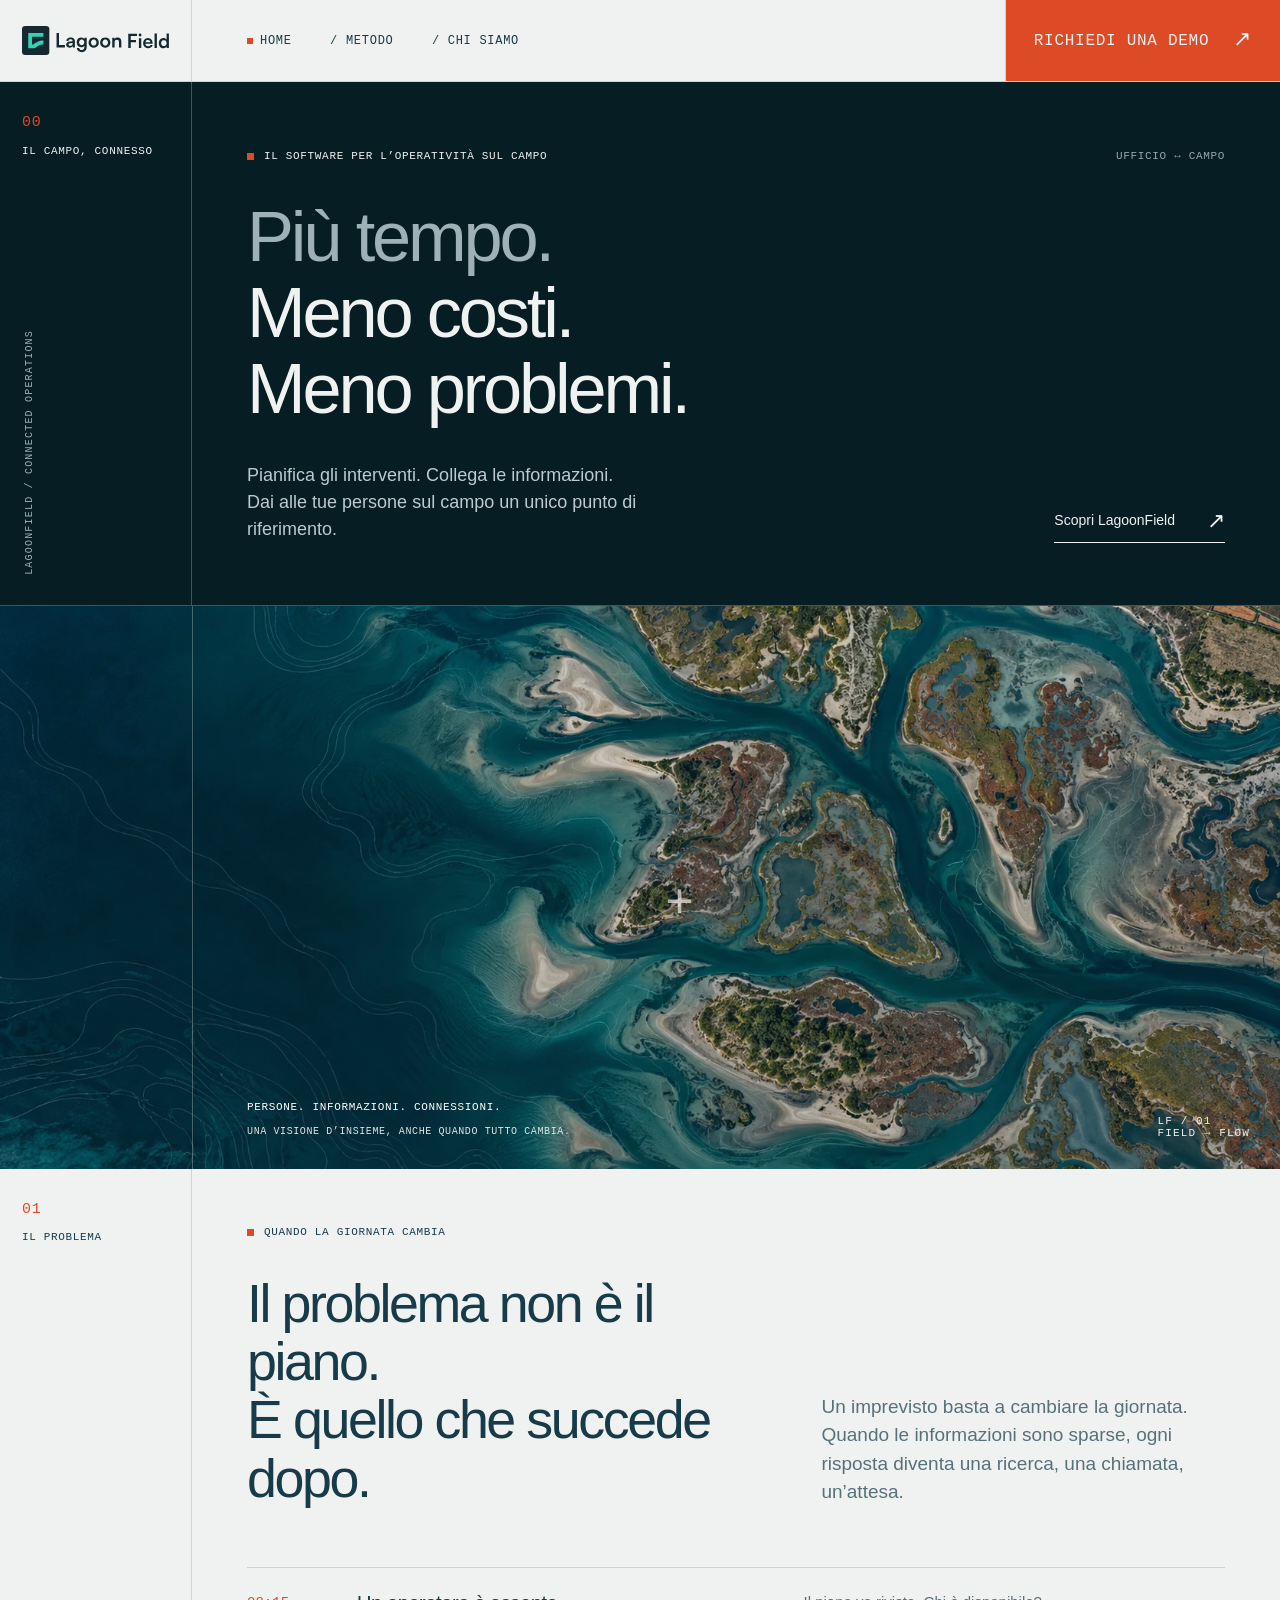
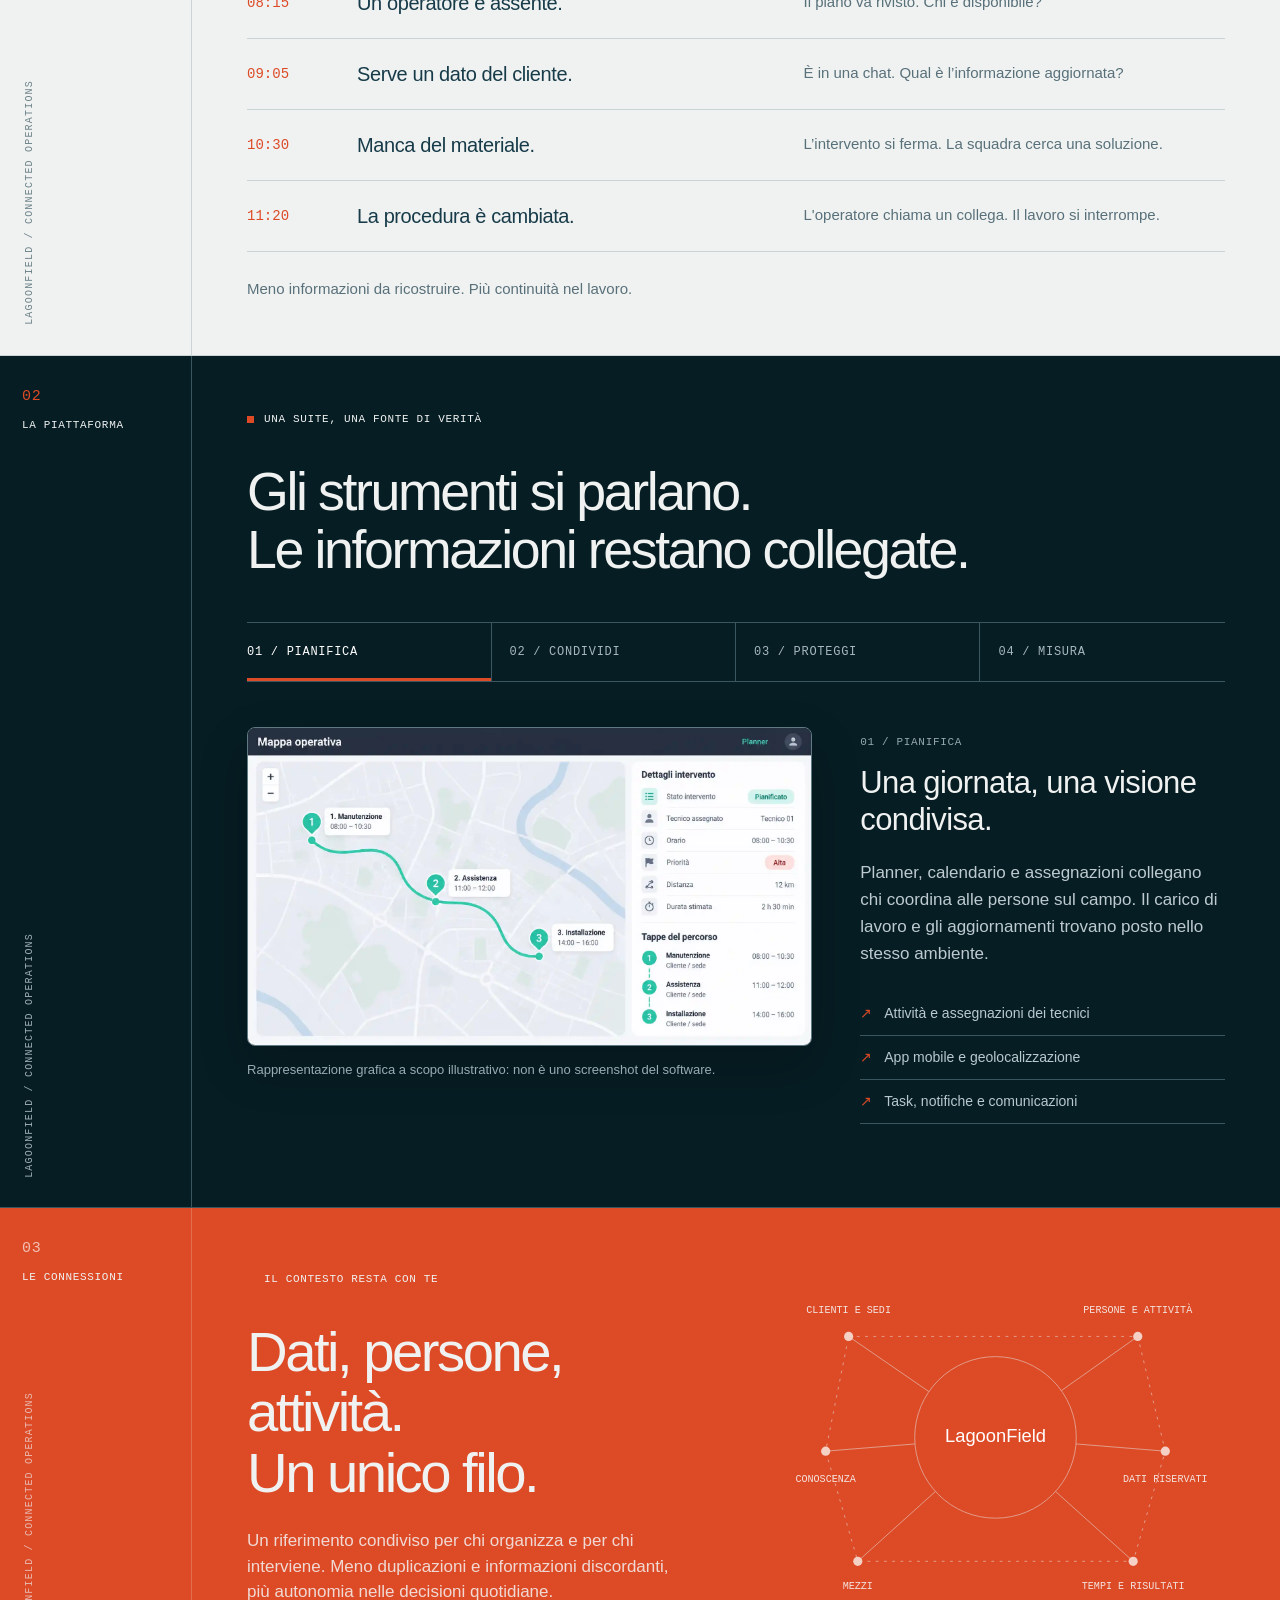
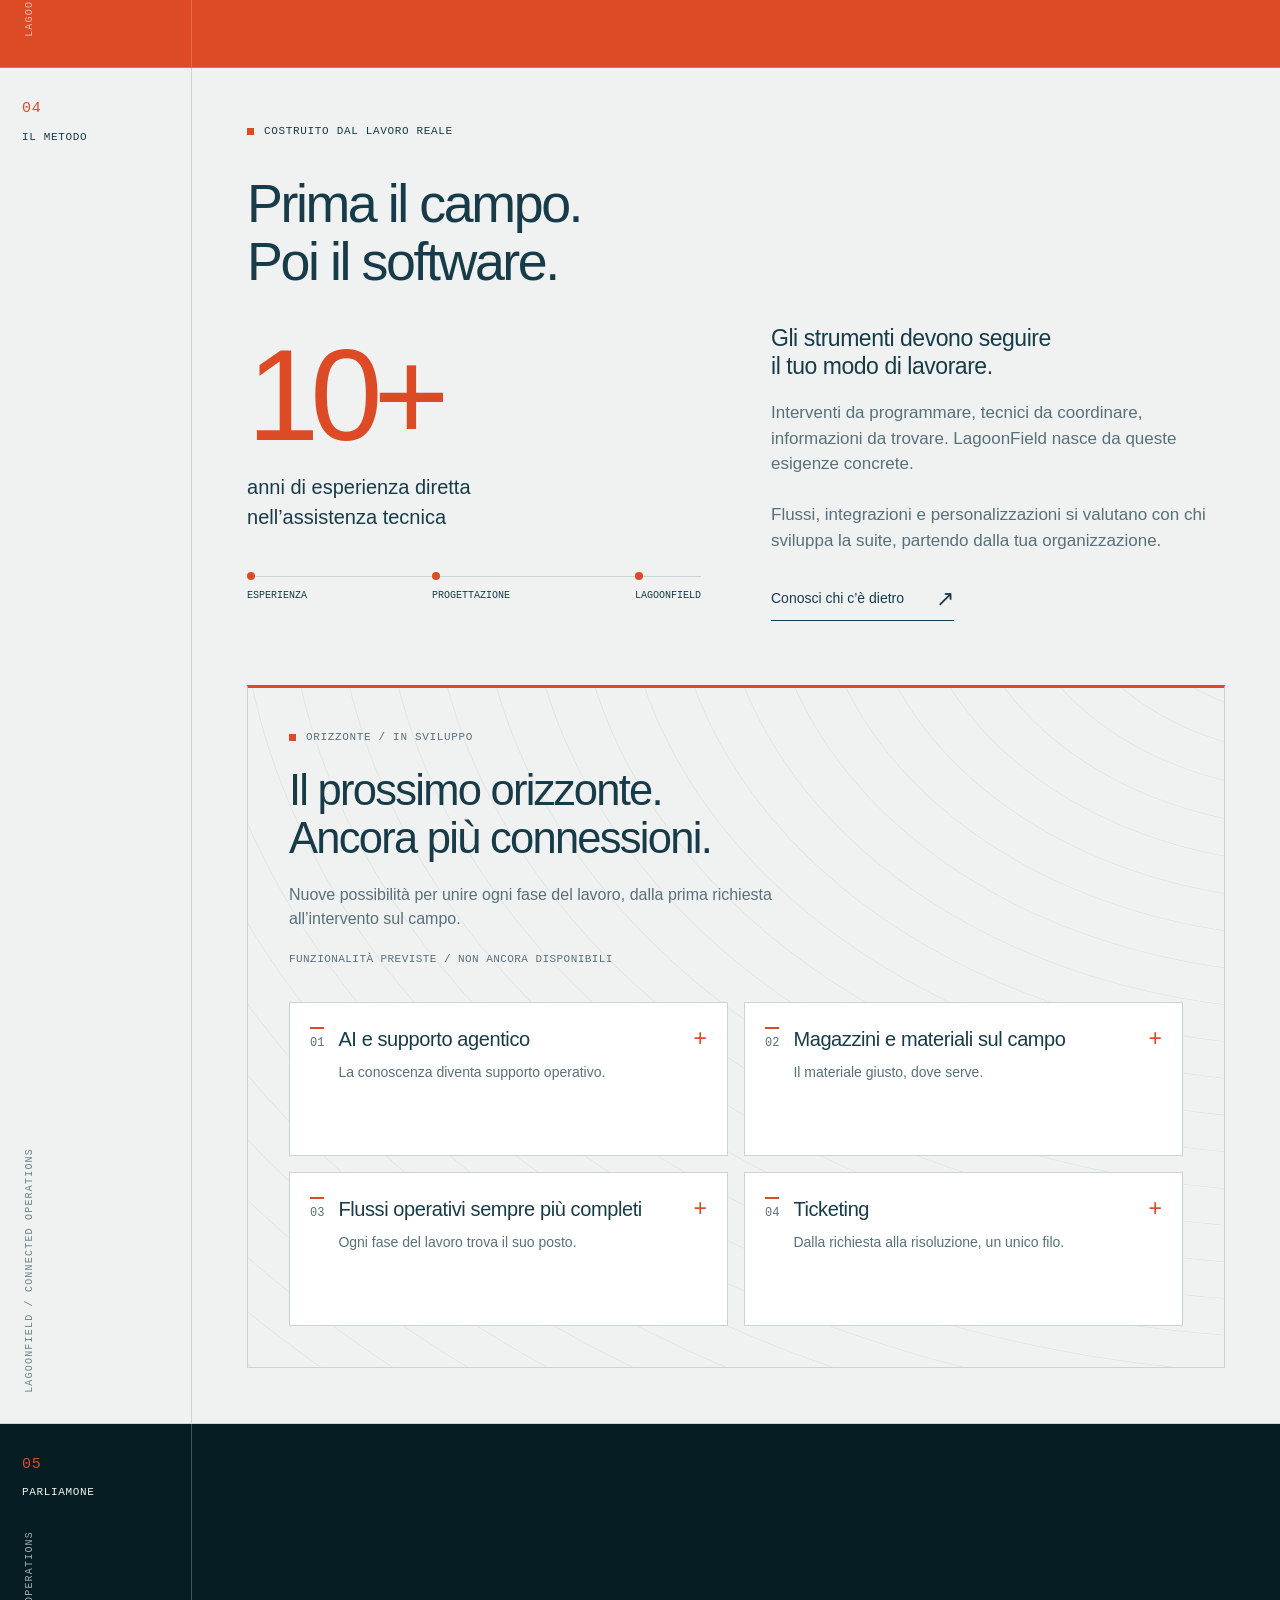
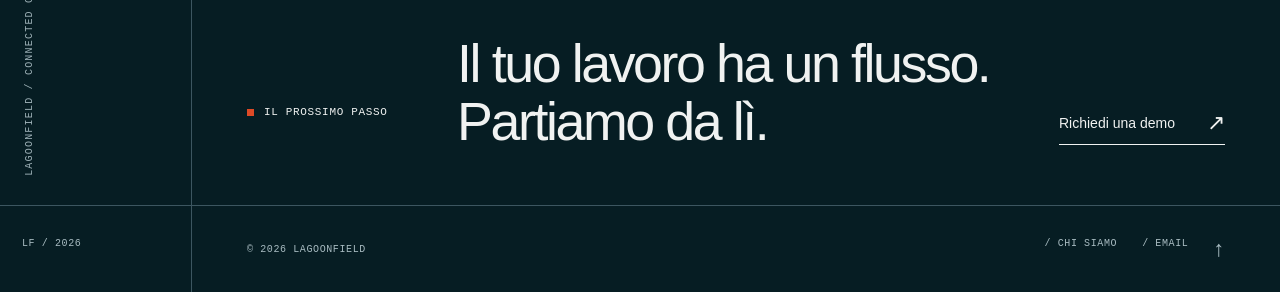
<file: index.html>
<!doctype html>
<html lang="it">
  <head>
    <meta charset="utf-8">
    <meta name="viewport" content="width=device-width,initial-scale=1">
    <meta name="theme-color" content="#112f3c">
    <title>LagoonField — Meno tempo perso. Più controllo, sul campo.</title>
    <meta name="description" content="La suite connessa per organizzare l’assistenza tecnica: planner, app mobile, knowledge base, dati protetti e analisi in un unico ambiente.">
    <meta property="og:title" content="LagoonField — Meno tempo perso. Più controllo, sul campo.">
    <meta property="og:description" content="La suite connessa per organizzare l’assistenza tecnica: planner, app mobile, knowledge base, dati protetti e analisi in un unico ambiente.">
    <meta property="og:type" content="website">
    <link rel="icon" href="./assets/favicon.svg" type="image/svg+xml">
    <link rel="stylesheet" href="./styles.css">
    <script src="./app.js?v=hero-mobile" defer></script>
  </head>
  <body>
    <a class="skip" href="#main">Vai al contenuto</a>
    <header class="header" id="top">
      <a class="brand" href="./index.html" aria-label="LagoonField, home"><img src="./assets/Lagoon%20field%20logo.svg" width="1873" height="366" alt="LagoonField"></a>
      <button class="menu-button" aria-expanded="false" aria-controls="navigation"><span class="menu-label">Menu</span><span class="menu-icon" aria-hidden="true"><i></i><i></i></span></button>
      <nav class="nav" id="navigation" aria-label="Navigazione principale">
        <a href="./index.html" aria-current="page">Home</a>
        <!-- Pagina temporaneamente nascosta: <a href="./piattaforma.html">/ Piattaforma</a> -->
        <a href="./index.html#metodo">/ Metodo</a>
        <a href="./chi-siamo.html">/ Chi siamo</a>
        <a class="nav-cta" href="./contatti.html">Richiedi una demo <span class="arrow" aria-hidden="true">↗</span></a>
      </nav>
    </header>
    <main id="main">
      <section class="section dark hero">
        <aside class="rail" aria-hidden="true">
          <div><span class="rail-number">00</span>Il campo, connesso</div>
          <span class="rail-bottom">LagoonField / Connected operations</span>
        </aside>
        <div class="body">
          <div class="hero-topline">
            <div class="eyebrow">Il software per l’operatività sul campo</div>
            <span class="micro">Ufficio ↔ Campo</span>
          </div>
          <h1><span class="subtle">Più tempo.</span><br>Meno costi.<br>Meno problemi.</h1>
          <div class="hero-bottom">
            <p>Pianifica gli interventi. Collega le informazioni.<br>Dai alle tue persone sul campo un unico punto di riferimento.</p>
            <a class="text-link" href="#piattaforma">Scopri LagoonField<span class="arrow" aria-hidden="true">↗</span></a>
          </div>
        </div>
      </section>
      <div class="hero-visual">
        <img src="./assets/lagoon-hero.webp" alt="Vista satellitare di una laguna con sottili linee topografiche" fetchpriority="high" width="1672" height="941">
        <video class="hero-video" autoplay muted loop playsinline preload="metadata" poster="./assets/lagoon-hero.webp" aria-hidden="true" tabindex="-1">
          <source data-src="./assets/hero-video-720p.mp4" type="video/mp4">
        </video>
        <button class="hero-video-toggle" type="button" aria-label="Metti in pausa il video della hero" hidden>Pausa video</button>
        <div class="visual-line"></div>
        <span class="crosshair" aria-hidden="true">+</span>
        <div class="visual-label"><span class="label">Persone. Informazioni. Connessioni.</span><span class="micro">Una visione d’insieme, anche quando tutto cambia.</span></div>
        <span class="visual-coordinates" aria-hidden="true">LF / 01<br>FIELD → FLOW</span>
      </div>
      <section class="section ">
        <aside class="rail" aria-hidden="true">
          <div><span class="rail-number">01</span>Il problema</div>
          <span class="rail-bottom">LagoonField / Connected operations</span>
        </aside>
        <div class="body">
          <div class="eyebrow">Quando la giornata cambia</div>
          <div class="intro">
            <h2>Il problema non è il piano.<br>È quello che succede dopo.</h2>
            <p>Un imprevisto basta a cambiare la giornata. Quando le informazioni sono sparse, ogni risposta diventa una ricerca, una chiamata, un’attesa.</p>
          </div>
          <div class="timeline">
            <div class="timeline-row">
              <span class="time">08:15</span>
              <h3>Un operatore è assente.</h3>
              <p>Il piano va rivisto. Chi è disponibile?</p>
            </div>
            <div class="timeline-row">
              <span class="time">09:05</span>
              <h3>Serve un dato del cliente.</h3>
              <p>È in una chat. Qual è l’informazione aggiornata?</p>
            </div>
            <div class="timeline-row">
              <span class="time">10:30</span>
              <h3>Manca del materiale.</h3>
              <p>L’intervento si ferma. La squadra cerca una soluzione.</p>
            </div>
            <div class="timeline-row">
              <span class="time">11:20</span>
              <h3>La procedura è cambiata.</h3>
              <p>L'operatore chiama un collega. Il lavoro si interrompe.</p>
            </div>
          </div>
          <p class="section-note">Meno informazioni da ricostruire. Più continuità nel lavoro.</p>
        </div>
      </section>
      <section class="section dark" id="piattaforma">
        <aside class="rail" aria-hidden="true">
          <div><span class="rail-number">02</span>La piattaforma</div>
          <span class="rail-bottom">LagoonField / Connected operations</span>
        </aside>
        <div class="body">
          <div class="eyebrow">Una suite, una fonte di verità</div>
          <h2 class="suite-heading">Gli strumenti si parlano.<br>Le informazioni restano collegate.</h2>
          <div class="tabs" role="tablist" aria-label="Esplora le funzionalità di LagoonField"><button class="tab" id="tab-planner" role="tab" aria-selected="true" aria-controls="panel-planner" tabindex="0">01 / Pianifica</button><button class="tab" id="tab-knowledge" role="tab" aria-selected="false" aria-controls="panel-knowledge" tabindex="-1">02 / Condividi</button><button class="tab" id="tab-vault" role="tab" aria-selected="false" aria-controls="panel-vault" tabindex="-1">03 / Proteggi</button><button class="tab" id="tab-analytics" role="tab" aria-selected="false" aria-controls="panel-analytics" tabindex="-1">04 / Misura</button></div>
          <div class="tab-panel" role="tabpanel" id="panel-planner" aria-labelledby="tab-planner" tabindex="0">
            <div class="product-split">
              <figure class="product-visual">
                <img class="product-image" src="./assets/Pianifica.webp" width="1672" height="941" alt="Mappa operativa con percorso del tecnico e dettagli degli interventi" loading="lazy" decoding="async">
                <figcaption class="product-caption">Rappresentazione grafica a scopo illustrativo: non è uno screenshot del software.</figcaption>
              </figure>
              <div class="product-copy">
                <span class="micro">01 / Pianifica</span>
                <h3>Una giornata, una visione condivisa.</h3>
                <p>Planner, calendario e assegnazioni collegano chi coordina alle persone sul campo. Il carico di lavoro e gli aggiornamenti trovano posto nello stesso ambiente.</p>
                <ul class="list">
                  <li>Attività e assegnazioni dei tecnici</li>
                  <li>App mobile e geolocalizzazione</li>
                  <li>Task, notifiche e comunicazioni</li>
                </ul>
                <!-- Pagina temporaneamente nascosta: <a class="text-link" href="./piattaforma.html#planner">Esplora la piattaforma<span class="arrow" aria-hidden="true">↗</span></a> -->
              </div>
            </div>
          </div>
          <div class="tab-panel" role="tabpanel" id="panel-knowledge" aria-labelledby="tab-knowledge" tabindex="0" hidden>
            <div class="product-split">
              <figure class="product-visual">
                <img class="product-image" src="./assets/Condividi.webp" width="1672" height="940" alt="Documentazione tecnica condivisa e dettagli di un documento in DocuHub" loading="lazy" decoding="async">
                <figcaption class="product-caption">Rappresentazione grafica a scopo illustrativo: non è uno screenshot del software.</figcaption>
              </figure>
              <div class="product-copy">
                <span class="micro">02 / Condividi</span>
                <h3>Il sapere dell’azienda, a portata di mano.</h3>
                <p>La knowledge base mette procedure e documentazione nel loro contesto. Chi interviene trova un riferimento chiaro; chi ha esperienza riceve meno interruzioni.</p>
                <ul class="list">
                  <li>Documentazione versionata e varianti</li>
                  <li>Suggerimenti con revisione strutturata</li>
                  <li>Paragrafi globali riutilizzabili</li>
                </ul>
                <!-- Pagina temporaneamente nascosta: <a class="text-link" href="./piattaforma.html#knowledge">Esplora la piattaforma<span class="arrow" aria-hidden="true">↗</span></a> -->
              </div>
            </div>
          </div>
          <div class="tab-panel" role="tabpanel" id="panel-vault" aria-labelledby="tab-vault" tabindex="0" hidden>
            <div class="product-split">
              <figure class="product-visual">
                <img class="product-image" src="./assets/Proteggi.webp" width="1708" height="921" alt="Gestione delle password e dei dettagli di accesso in SecureVault" loading="lazy" decoding="async">
                <figcaption class="product-caption">Rappresentazione grafica a scopo illustrativo: non è uno screenshot del software.</figcaption>
              </figure>
              <div class="product-copy">
                <span class="micro">03 / Proteggi</span>
                <h3>Accessi chiari. Dati sotto controllo.</h3>
                <p>Permessi e viste personalizzabili aiutano ogni persona a lavorare sulle informazioni pertinenti. Credenziali, contatti e documenti sensibili hanno strumenti dedicati.</p>
                <ul class="list">
                  <li>Password e contact manager criptato</li>
                  <li>Vault per documenti sensibili</li>
                  <li>Segmentazione dettagliata della visibilità</li>
                </ul>
                <!-- Pagina temporaneamente nascosta: <a class="text-link" href="./piattaforma.html#vault">Esplora la piattaforma<span class="arrow" aria-hidden="true">↗</span></a> -->
              </div>
            </div>
          </div>
          <div class="tab-panel" role="tabpanel" id="panel-analytics" aria-labelledby="tab-analytics" tabindex="0" hidden>
            <div class="product-split">
              <figure class="product-visual">
                <img class="product-image" src="./assets/Misura.webp" width="1672" height="941" alt="Dashboard con statistiche, grafici e attività recenti in SecureVault" loading="lazy" decoding="async">
                <figcaption class="product-caption">Rappresentazione grafica a scopo illustrativo: non è uno screenshot del software.</figcaption>
              </figure>
              <div class="product-copy">
                <span class="micro">04 / Misura</span>
                <h3>Il lavoro reale diventa leggibile.</h3>
                <p>Raccogli tempi e note spese all’interno della suite. Consulta dati operativi, analisi e report per capire dove approfondire e come orientare le decisioni.</p>
                <ul class="list">
                  <li>Tempi e note spese integrati</li>
                  <li>Dashboard, analisi e report</li>
                  <li>Integrazioni da valutare insieme</li>
                </ul>
                <!-- Pagina temporaneamente nascosta: <a class="text-link" href="./piattaforma.html#analytics">Esplora la piattaforma<span class="arrow" aria-hidden="true">↗</span></a> -->
              </div>
            </div>
          </div>
        </div>
      </section>
      <section class="section connection">
        <aside class="rail" aria-hidden="true">
          <div><span class="rail-number">03</span>Le connessioni</div>
          <span class="rail-bottom">LagoonField / Connected operations</span>
        </aside>
        <div class="body">
          <div>
            <div class="eyebrow">Il contesto resta con te</div>
            <h2>Dati, persone, attività.<br>Un unico filo.</h2>
            <p>Un riferimento condiviso per chi organizza e per chi interviene. Meno duplicazioni e informazioni discordanti, più autonomia nelle decisioni quotidiane.</p>
          </div>
          <svg class="network" viewBox="0 0 500 380" role="img" aria-label="LagoonField collega clienti e sedi, persone e attività, conoscenza, dati riservati, mezzi e risultati">
            <path d="M90 80L250 190L405 80M65 205L250 190L435 205M100 325L250 190L400 325"/>
            <path stroke-dasharray="3 6" d="M90 80L405 80L435 205L400 325L100 325L65 205Z"/>
            <circle cx="250" cy="190" r="77" class="center"/>
            <circle cx="250" cy="190" r="88"/>
            <text x="250" y="195" text-anchor="middle" class="main-text">LagoonField</text>
            <circle cx="90" cy="80" r="5" class="node"/>
            <circle cx="405" cy="80" r="5" class="node"/>
            <circle cx="65" cy="205" r="5" class="node"/>
            <circle cx="435" cy="205" r="5" class="node"/>
            <circle cx="100" cy="325" r="5" class="node"/>
            <circle cx="400" cy="325" r="5" class="node"/>
            <text x="90" y="55" text-anchor="middle">CLIENTI E SEDI</text>
            <text x="405" y="55" text-anchor="middle">PERSONE E ATTIVITÀ</text>
            <text x="65" y="239" text-anchor="middle">CONOSCENZA</text>
            <text x="435" y="239" text-anchor="middle">DATI RISERVATI</text>
            <text x="100" y="355" text-anchor="middle">MEZZI</text>
            <text x="400" y="355" text-anchor="middle">TEMPI E RISULTATI</text>
          </svg>
        </div>
      </section>
      <section class="section " id="metodo">
        <aside class="rail" aria-hidden="true">
          <div><span class="rail-number">04</span>Il metodo</div>
          <span class="rail-bottom">LagoonField / Connected operations</span>
        </aside>
        <div class="body">
          <div class="eyebrow">Costruito dal lavoro reale</div>
          <div class="method-grid">
            <div>
              <h2>Prima il campo.<br>Poi il software.</h2>
              <div class="big-stat">10+</div>
              <p class="stat-label">anni di esperienza diretta nell’assistenza tecnica</p>
              <div class="steps"><span>Esperienza</span><span>Progettazione</span><span>LagoonField</span></div>
            </div>
            <div class="method-copy">
              <h3>Gli strumenti devono seguire<br>il tuo modo di lavorare.</h3>
              <p>Interventi da programmare, tecnici da coordinare, informazioni da trovare. LagoonField nasce da queste esigenze concrete.<br><br>Flussi, integrazioni e personalizzazioni si valutano con chi sviluppa la suite, partendo dalla tua organizzazione.</p>
              <a class="text-link" href="./chi-siamo.html">Conosci chi c’è dietro<span class="arrow" aria-hidden="true">↗</span></a>
            </div>
          </div>
          <section class="roadmap horizon" aria-labelledby="horizon-title">
            <div class="horizon-intro">
              <div class="eyebrow">Orizzonte / In sviluppo</div>
              <h3 id="horizon-title">Il prossimo orizzonte.<br>Ancora più connessioni.</h3>
              <p>Nuove possibilità per unire ogni fase del lavoro, dalla prima richiesta all’intervento sul campo.</p>
              <span class="horizon-status">Funzionalità previste / Non ancora disponibili</span>
            </div>
            <div class="horizon-grid">
            <details>
              <summary><span class="horizon-number" aria-hidden="true">01</span><span class="horizon-copy"><span class="horizon-title">AI e supporto agentico</span><span class="horizon-teaser">La conoscenza diventa supporto operativo.</span></span></summary>
              <p>È previsto un layer AI per consultare le procedure in modo mirato e supportare il lavoro operativo. Disponibilità e modalità saranno definite con l’evoluzione del prodotto.</p>
            </details>
            <details>
              <summary><span class="horizon-number" aria-hidden="true">02</span><span class="horizon-copy"><span class="horizon-title">Magazzini e materiali sul campo</span><span class="horizon-teaser">Il materiale giusto, dove serve.</span></span></summary>
              <p>La gestione dei magazzini e dei magazzini mobili dei tecnici è in sviluppo, con l’obiettivo di collegare disponibilità dei materiali e operatività.</p>
            </details>
            <details>
              <summary><span class="horizon-number" aria-hidden="true">03</span><span class="horizon-copy"><span class="horizon-title">Flussi operativi sempre più completi</span><span class="horizon-teaser">Ogni fase del lavoro trova il suo posto.</span></span></summary>
              <p>Rapportini, urgenze, formazione, modelli e statistiche avanzate, certifiche e gestione amministrativa rientrano nelle evoluzioni previste della suite.</p>
            </details>
            <details>
              <summary><span class="horizon-number" aria-hidden="true">04</span><span class="horizon-copy"><span class="horizon-title">Ticketing</span><span class="horizon-teaser">Dalla richiesta alla risoluzione, un unico filo.</span></span></summary>
              <p>È prevista una gestione dei ticket per raccogliere le richieste di assistenza e seguirne l’avanzamento, con l’obiettivo di collegare priorità, assegnazioni e interventi in un unico flusso.</p>
            </details>
            </div>
          </section>
        </div>
      </section>
      <section class="section dark contact-band">
        <aside class="rail" aria-hidden="true">
          <div><span class="rail-number">05</span>Parliamone</div>
          <span class="rail-bottom">LagoonField / Connected operations</span>
        </aside>
        <div class="body">
          <div class="eyebrow">Il prossimo passo</div>
          <h2>Il tuo lavoro ha un flusso.<br>Partiamo da lì.</h2>
          <a class="text-link" href="./contatti.html">Richiedi una demo<span class="arrow" aria-hidden="true">↗</span></a>
        </div>
      </section>
    </main>
    <footer class="footer">
      <div class="footer-rail">LF / 2026</div>
      <div class="footer-body">
        <span>© 2026 LagoonField</span>
        <nav aria-label="Navigazione footer">
          <!-- Pagina temporaneamente nascosta: <a href="./piattaforma.html">/ Piattaforma</a> -->
          <a href="./chi-siamo.html">/ Chi siamo</a>
          <a href="mailto:sales@techlagoon.it">/ Email</a>
          <a class="back-top" href="#top" aria-label="Torna all’inizio">↑</a>
        </nav>
      </div>
    </footer>
  </body>
</html>
</file>
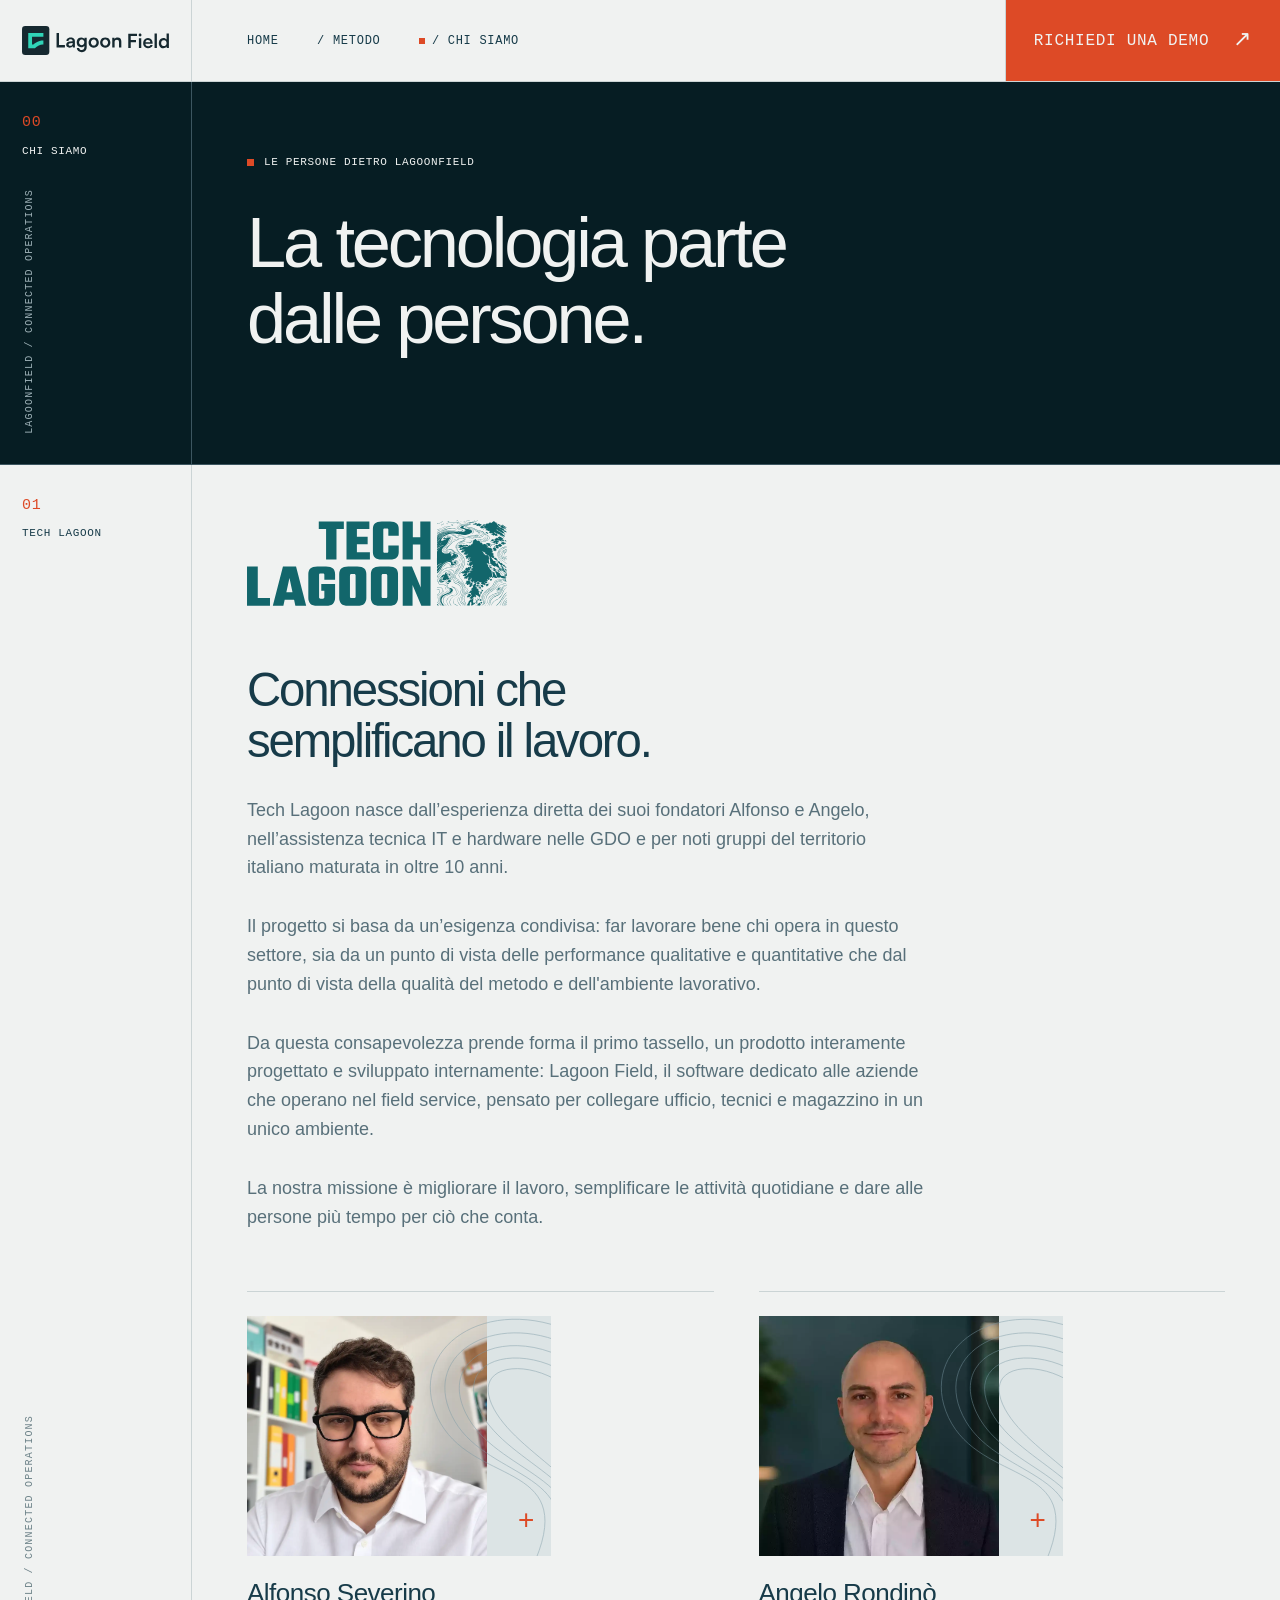
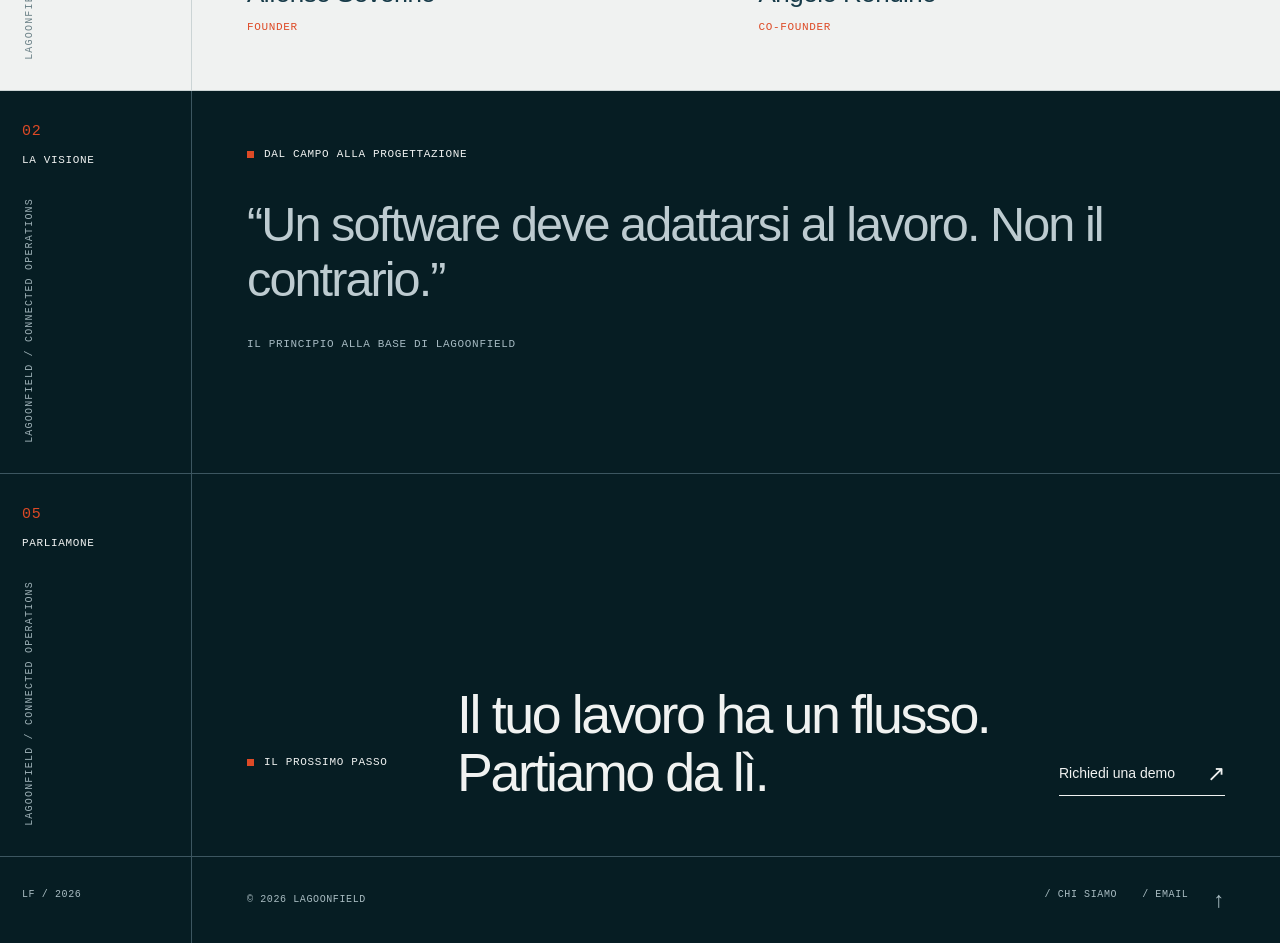
<file: chi-siamo.html>
<!doctype html>
<html lang="it">
  <head>
    <meta charset="utf-8">
    <meta name="viewport" content="width=device-width,initial-scale=1">
    <meta name="theme-color" content="#112f3c">
    <title>Chi siamo — LagoonField e Tech Lagoon</title>
    <meta name="description" content="Le persone dietro LagoonField: Alfonso Severino, founder, e Angelo Rondinò, co-founder.">
    <meta property="og:title" content="Chi siamo — LagoonField e Tech Lagoon">
    <meta property="og:description" content="Le persone dietro LagoonField: Alfonso Severino, founder, e Angelo Rondinò, co-founder.">
    <meta property="og:type" content="website">
    <link rel="icon" href="./assets/favicon.svg" type="image/svg+xml">
    <link rel="stylesheet" href="./styles.css">
    <script src="./app.js" defer></script>
  </head>
  <body>
    <a class="skip" href="#main">Vai al contenuto</a>
    <header class="header" id="top">
      <a class="brand" href="./index.html" aria-label="LagoonField, home"><img src="./assets/Lagoon%20field%20logo.svg" width="1873" height="366" alt="LagoonField"></a>
      <button class="menu-button" aria-expanded="false" aria-controls="navigation"><span class="menu-label">Menu</span><span class="menu-icon" aria-hidden="true"><i></i><i></i></span></button>
      <nav class="nav" id="navigation" aria-label="Navigazione principale">
        <a href="./index.html">Home</a>
        <!-- Pagina temporaneamente nascosta: <a href="./piattaforma.html">/ Piattaforma</a> -->
        <a href="./index.html#metodo">/ Metodo</a>
        <a href="./chi-siamo.html" aria-current="page">/ Chi siamo</a>
        <a class="nav-cta" href="./contatti.html">Richiedi una demo <span class="arrow" aria-hidden="true">↗</span></a>
      </nav>
    </header>
    <main id="main">
      <section class="section dark page-hero">
        <aside class="rail" aria-hidden="true">
          <div><span class="rail-number">00</span>Chi siamo</div>
          <span class="rail-bottom">LagoonField / Connected operations</span>
        </aside>
        <div class="body">
          <div class="eyebrow">Le persone dietro LagoonField</div>
          <h1><span class="subtle">La tecnologia parte</span><br>dalle persone.</h1>
          
        </div>
      </section>
      <section class="section ">
        <aside class="rail" aria-hidden="true">
          <div><span class="rail-number">01</span>Tech Lagoon</div>
          <span class="rail-bottom">LagoonField / Connected operations</span>
        </aside>
        <div class="body">
          <img class="about-logo" src="./assets/Tech%20lagoon%20logo.svg" alt="Tech Lagoon" loading="lazy">
          
          <div class="about-intro">
            <h2>Connessioni che<br>semplificano il lavoro.</h2>
            <p>Tech Lagoon nasce dall’esperienza diretta dei suoi fondatori Alfonso e Angelo, nell’assistenza tecnica IT e hardware
              nelle GDO e per noti gruppi del territorio italiano maturata in oltre 10 anni.</p>
            
             <p> Il progetto si basa da un’esigenza condivisa: far lavorare bene chi opera in questo settore, sia da un punto di vista
              delle performance qualitative e quantitative che dal punto di vista della qualità del metodo e dell'ambiente
              lavorativo.</p>
            
             <p>Da questa consapevolezza prende forma il primo tassello, un prodotto interamente progettato e sviluppato internamente:
              Lagoon Field, il software dedicato alle aziende che operano nel field service, pensato per collegare ufficio, tecnici
              e magazzino in un unico ambiente.</p>
            
              <p>La nostra missione è migliorare il lavoro, semplificare le attività quotidiane e dare alle persone più tempo per ciò
              che conta.</p>
            </div>
          <div class="people">
            <article class="person-card">
              <div class="person-portrait">
                <img src="./assets/Alfonso%20Severino%20Foto.webp" width="1254" height="1254" alt="Alfonso Severino, founder di LagoonField" loading="lazy" decoding="async">
                <svg class="portrait-contours" viewBox="0 0 240 340" fill="none" aria-hidden="true" focusable="false">
                  <path d="M250 25C123-35 8 47 54 144S251 204 193 345M250 47C143-12 30 50 74 141S267 216 215 345M250 69C161 11 52 52 94 138S281 227 237 345M250 91C181 35 73 56 114 135S295 238 259 345M250 113C201 58 95 60 134 132S309 249 281 345"/>
                </svg>
                <span class="portrait-marker" aria-hidden="true">+</span>
              </div>
              <h3>Alfonso Severino</h3>
              <div class="label">Founder</div>
            </article>
            <article class="person-card">
              <div class="person-portrait">
                <img src="./assets/Angelo%20Rondin%20Foto.webp" width="1254" height="1254" alt="Angelo Rondinò, co-founder di LagoonField" loading="lazy" decoding="async">
                <svg class="portrait-contours" viewBox="0 0 240 340" fill="none" aria-hidden="true" focusable="false">
                  <path d="M250 25C123-35 8 47 54 144S251 204 193 345M250 47C143-12 30 50 74 141S267 216 215 345M250 69C161 11 52 52 94 138S281 227 237 345M250 91C181 35 73 56 114 135S295 238 259 345M250 113C201 58 95 60 134 132S309 249 281 345"/>
                </svg>
                <span class="portrait-marker" aria-hidden="true">+</span>
              </div>
              <h3>Angelo Rondinò</h3>
              <div class="label">Co-founder</div>
            </article>
          </div>
        </div>
      </section>
      <section class="section dark">
        <aside class="rail" aria-hidden="true">
          <div><span class="rail-number">02</span>La visione</div>
          <span class="rail-bottom">LagoonField / Connected operations</span>
        </aside>
        <div class="body">
          <div class="eyebrow">Dal campo alla progettazione</div>
          <p class="quote">“Un software deve adattarsi al lavoro. Non il contrario.”<cite>Il principio alla base di LagoonField</cite></p>
        </div>
      </section>
      <section class="section dark contact-band">
        <aside class="rail" aria-hidden="true">
          <div><span class="rail-number">05</span>Parliamone</div>
          <span class="rail-bottom">LagoonField / Connected operations</span>
        </aside>
        <div class="body">
          <div class="eyebrow">Il prossimo passo</div>
          <h2>Il tuo lavoro ha un flusso.<br>Partiamo da lì.</h2>
          <a class="text-link" href="./contatti.html">Richiedi una demo<span class="arrow" aria-hidden="true">↗</span></a>
        </div>
      </section>
    </main>
    <footer class="footer">
      <div class="footer-rail">LF / 2026</div>
      <div class="footer-body">
        <span>© 2026 LagoonField</span>
        <nav aria-label="Navigazione footer">
          <!-- Pagina temporaneamente nascosta: <a href="./piattaforma.html">/ Piattaforma</a> -->
          <a href="./chi-siamo.html">/ Chi siamo</a>
          <a href="mailto:sales@techlagoon.it">/ Email</a>
          <a class="back-top" href="#top" aria-label="Torna all’inizio">↑</a>
        </nav>
      </div>
    </footer>
  </body>
</html>
</file>
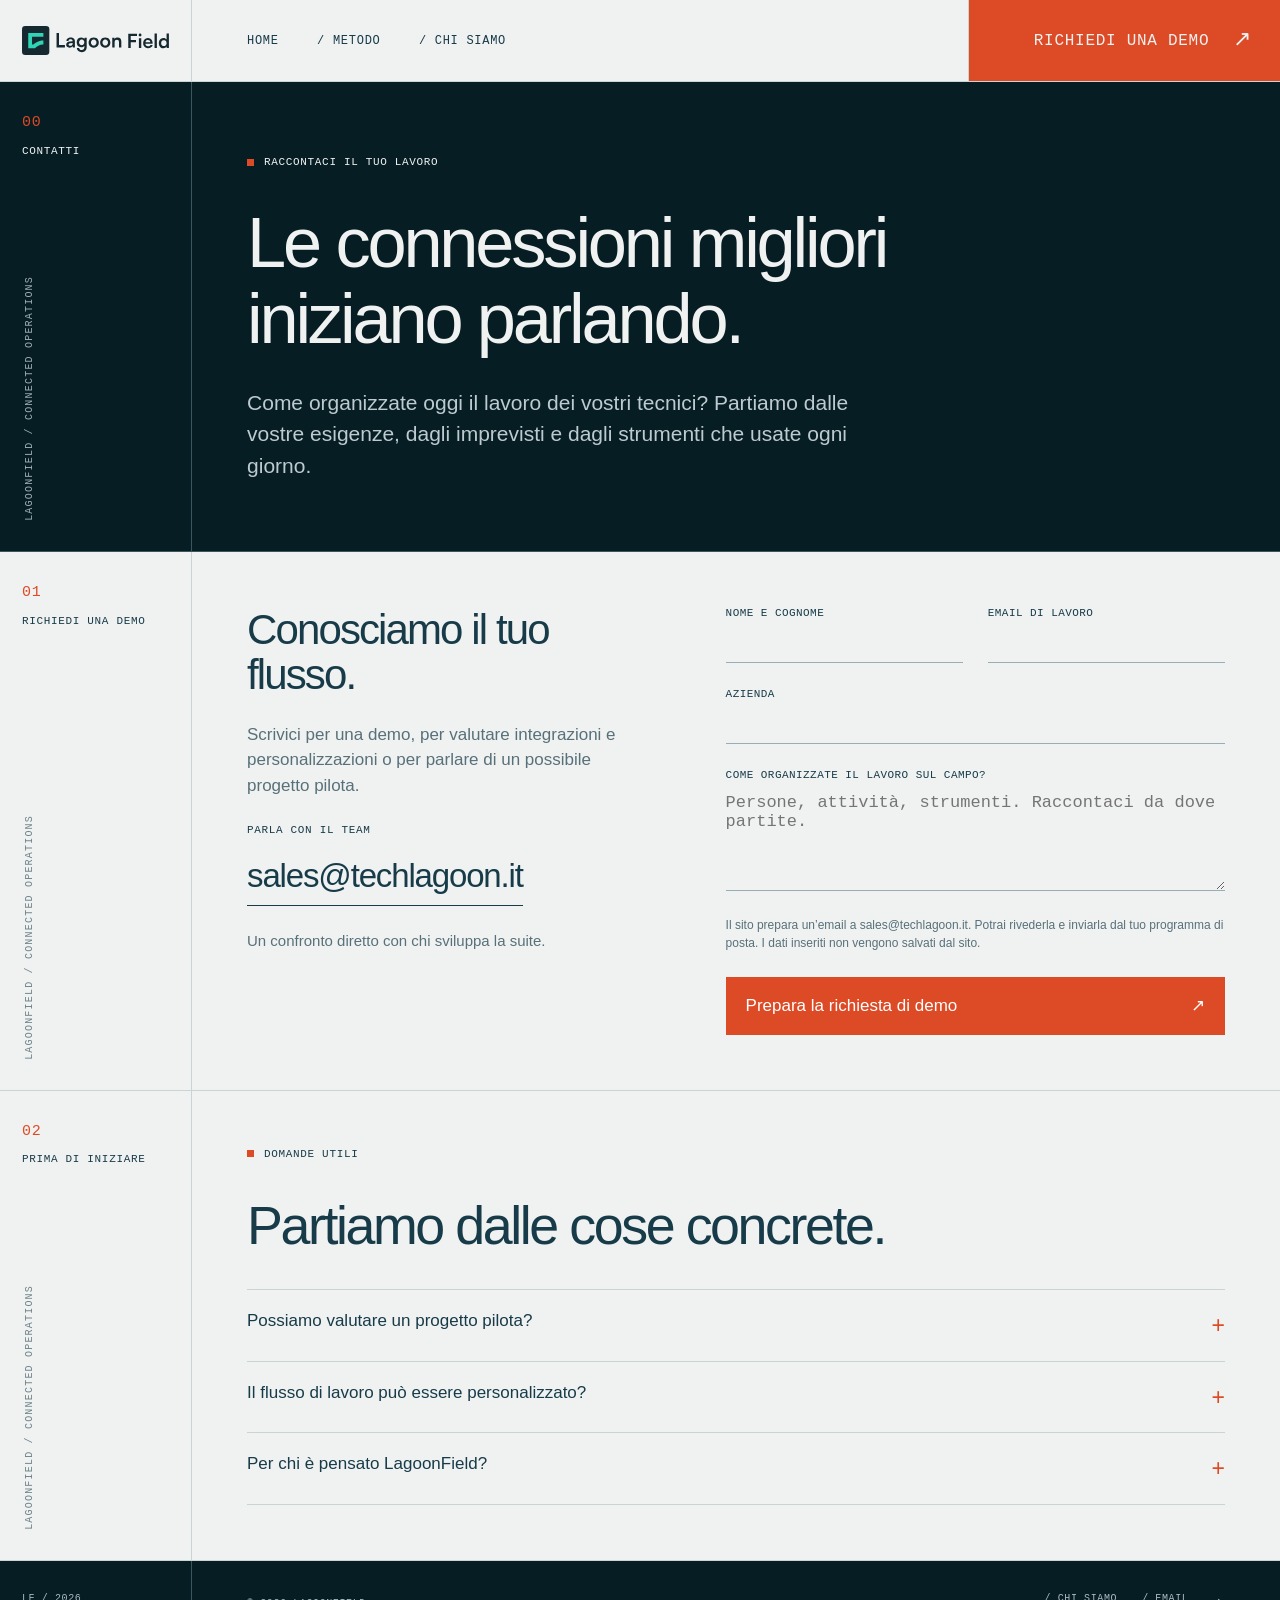
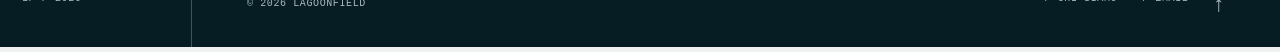
<file: contatti.html>
<!doctype html>
<html lang="it">
  <head>
    <meta charset="utf-8">
    <meta name="viewport" content="width=device-width,initial-scale=1">
    <meta name="theme-color" content="#112f3c">
    <title>Richiedi una demo — LagoonField</title>
    <meta name="description" content="Contatta il team LagoonField per una demo, un possibile progetto pilota o integrazioni e personalizzazioni.">
    <meta property="og:title" content="Richiedi una demo — LagoonField">
    <meta property="og:description" content="Contatta il team LagoonField per una demo, un possibile progetto pilota o integrazioni e personalizzazioni.">
    <meta property="og:type" content="website">
    <link rel="icon" href="./assets/favicon.svg" type="image/svg+xml">
    <link rel="stylesheet" href="./styles.css">
    <script src="./app.js" defer></script>
  </head>
  <body>
    <a class="skip" href="#main">Vai al contenuto</a>
    <header class="header" id="top">
      <a class="brand" href="./index.html" aria-label="LagoonField, home"><img src="./assets/Lagoon%20field%20logo.svg" width="1873" height="366" alt="LagoonField"></a>
      <button class="menu-button" aria-expanded="false" aria-controls="navigation"><span class="menu-label">Menu</span><span class="menu-icon" aria-hidden="true"><i></i><i></i></span></button>
      <nav class="nav" id="navigation" aria-label="Navigazione principale">
        <a href="./index.html">Home</a>
        <!-- Pagina temporaneamente nascosta: <a href="./piattaforma.html">/ Piattaforma</a> -->
        <a href="./index.html#metodo">/ Metodo</a>
        <a href="./chi-siamo.html">/ Chi siamo</a>
        <a class="nav-cta" href="./contatti.html">Richiedi una demo <span class="arrow" aria-hidden="true">↗</span></a>
      </nav>
    </header>
    <main id="main">
      <section class="section dark page-hero">
        <aside class="rail" aria-hidden="true">
          <div><span class="rail-number">00</span>Contatti</div>
          <span class="rail-bottom">LagoonField / Connected operations</span>
        </aside>
        <div class="body">
          <div class="eyebrow">Raccontaci il tuo lavoro</div>
          <h1><span class="subtle">Le connessioni migliori</span><br>iniziano parlando.</h1>
          <p>Come organizzate oggi il lavoro dei vostri tecnici? Partiamo dalle vostre esigenze, dagli imprevisti e dagli strumenti che usate ogni giorno.</p>
        </div>
      </section>
      <section class="section ">
        <aside class="rail" aria-hidden="true">
          <div><span class="rail-number">01</span>Richiedi una demo</div>
          <span class="rail-bottom">LagoonField / Connected operations</span>
        </aside>
        <div class="body">
          <div class="contact-layout">
            <div>
              <h2>Conosciamo il tuo flusso.</h2>
              <p>Scrivici per una demo, per valutare integrazioni e personalizzazioni o per parlare di un possibile progetto pilota.</p>
              <div class="label">Parla con il team</div>
              <a class="email-link" href="mailto:sales@techlagoon.it?subject=Richiesta%20demo%20LagoonField">sales@techlagoon.it</a>
              <p class="section-note">Un confronto diretto con chi sviluppa la suite.</p>
            </div>
            <form class="form" id="demo-form">
              <label class="mobile-full">Nome e cognome<input name="name" autocomplete="name" required maxlength="120"></label>
              <label class="mobile-full">Email di lavoro<input name="email" type="email" autocomplete="email" required maxlength="180"></label>
              <label class="full">Azienda<input name="company" autocomplete="organization" required maxlength="180"></label>
              <label class="full">Come organizzate il lavoro sul campo?<textarea name="message" rows="4" required maxlength="3000" placeholder="Persone, attività, strumenti. Raccontaci da dove partite."></textarea></label>
              <p class="form-note full">Il sito prepara un’email a sales@techlagoon.it. Potrai rivederla e inviarla dal tuo programma di posta. I dati inseriti non vengono salvati dal sito.</p>
              <button class="full" type="submit">Prepara la richiesta di demo<span aria-hidden="true">↗</span></button>
              <div class="prepared-mail" id="prepared-mail" hidden>
                <p class="form-status" id="form-status" role="status" aria-live="polite"></p>
                <a href="mailto:sales@techlagoon.it">Apri l’email precompilata ↗</a>
              </div>
            </form>
          </div>
        </div>
      </section>
      <section class="section ">
        <aside class="rail" aria-hidden="true">
          <div><span class="rail-number">02</span>Prima di iniziare</div>
          <span class="rail-bottom">LagoonField / Connected operations</span>
        </aside>
        <div class="body">
          <div class="faq">
            <div class="eyebrow">Domande utili</div>
            <h2>Partiamo dalle cose concrete.</h2>
            <div class="roadmap">
              <details>
                <summary>Possiamo valutare un progetto pilota?</summary>
                <p>Sì, possiamo confrontarci sulla possibilità di avviare un progetto pilota e verificare insieme se LagoonField è adatto alla vostra organizzazione.</p>
              </details>
              <details>
                <summary>Il flusso di lavoro può essere personalizzato?</summary>
                <p>Esigenze, integrazioni e moduli personalizzati si valutano direttamente con chi sviluppa la suite, partendo dai processi della vostra azienda.</p>
              </details>
              <details>
                <summary>Per chi è pensato LagoonField?</summary>
                <p>Per le organizzazioni che gestiscono assistenza tecnica sul territorio, con persone che coordinano il lavoro in ufficio e tecnici o operatori sul campo.</p>
              </details>
            </div>
          </div>
        </div>
      </section>
    </main>
    <footer class="footer">
      <div class="footer-rail">LF / 2026</div>
      <div class="footer-body">
        <span>© 2026 LagoonField</span>
        <nav aria-label="Navigazione footer">
          <!-- Pagina temporaneamente nascosta: <a href="./piattaforma.html">/ Piattaforma</a> -->
          <a href="./chi-siamo.html">/ Chi siamo</a>
          <a href="mailto:sales@techlagoon.it">/ Email</a>
          <a class="back-top" href="#top" aria-label="Torna all’inizio">↑</a>
        </nav>
      </div>
    </footer>
  </body>
</html>
</file>
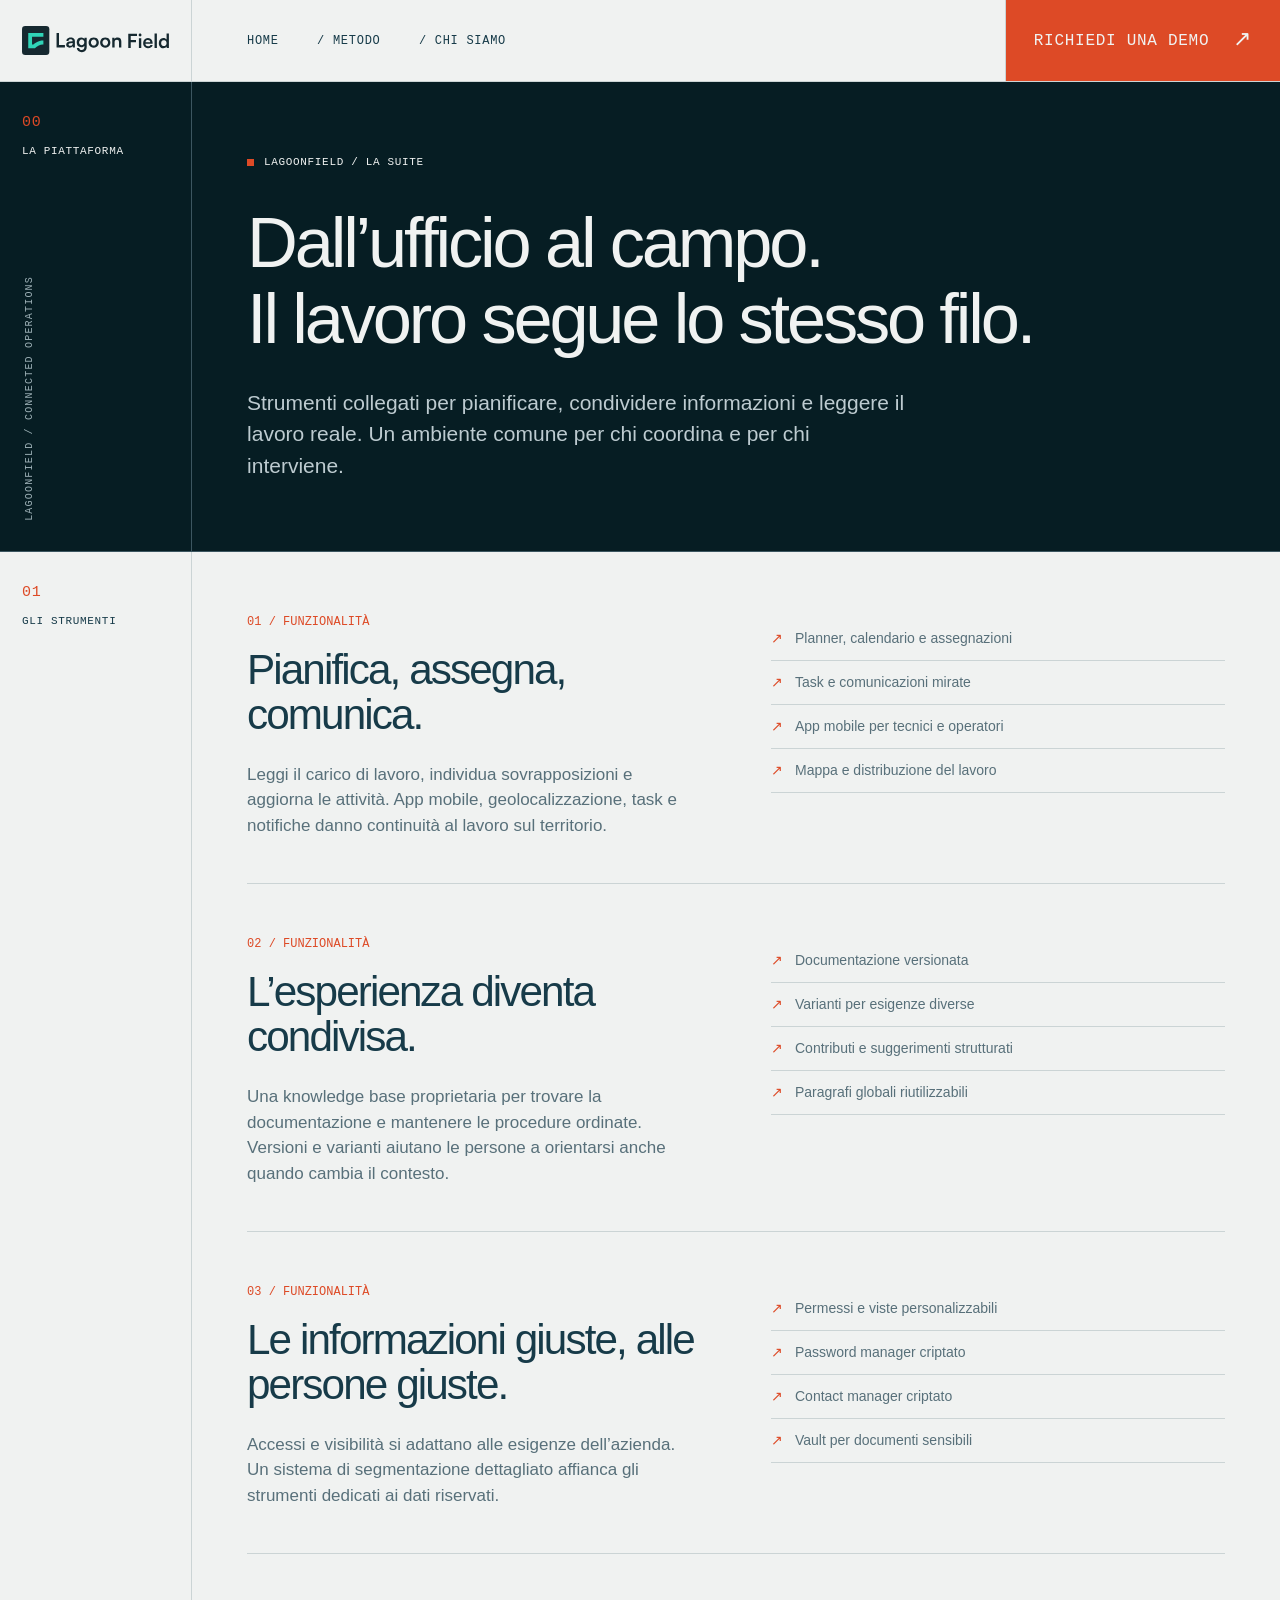
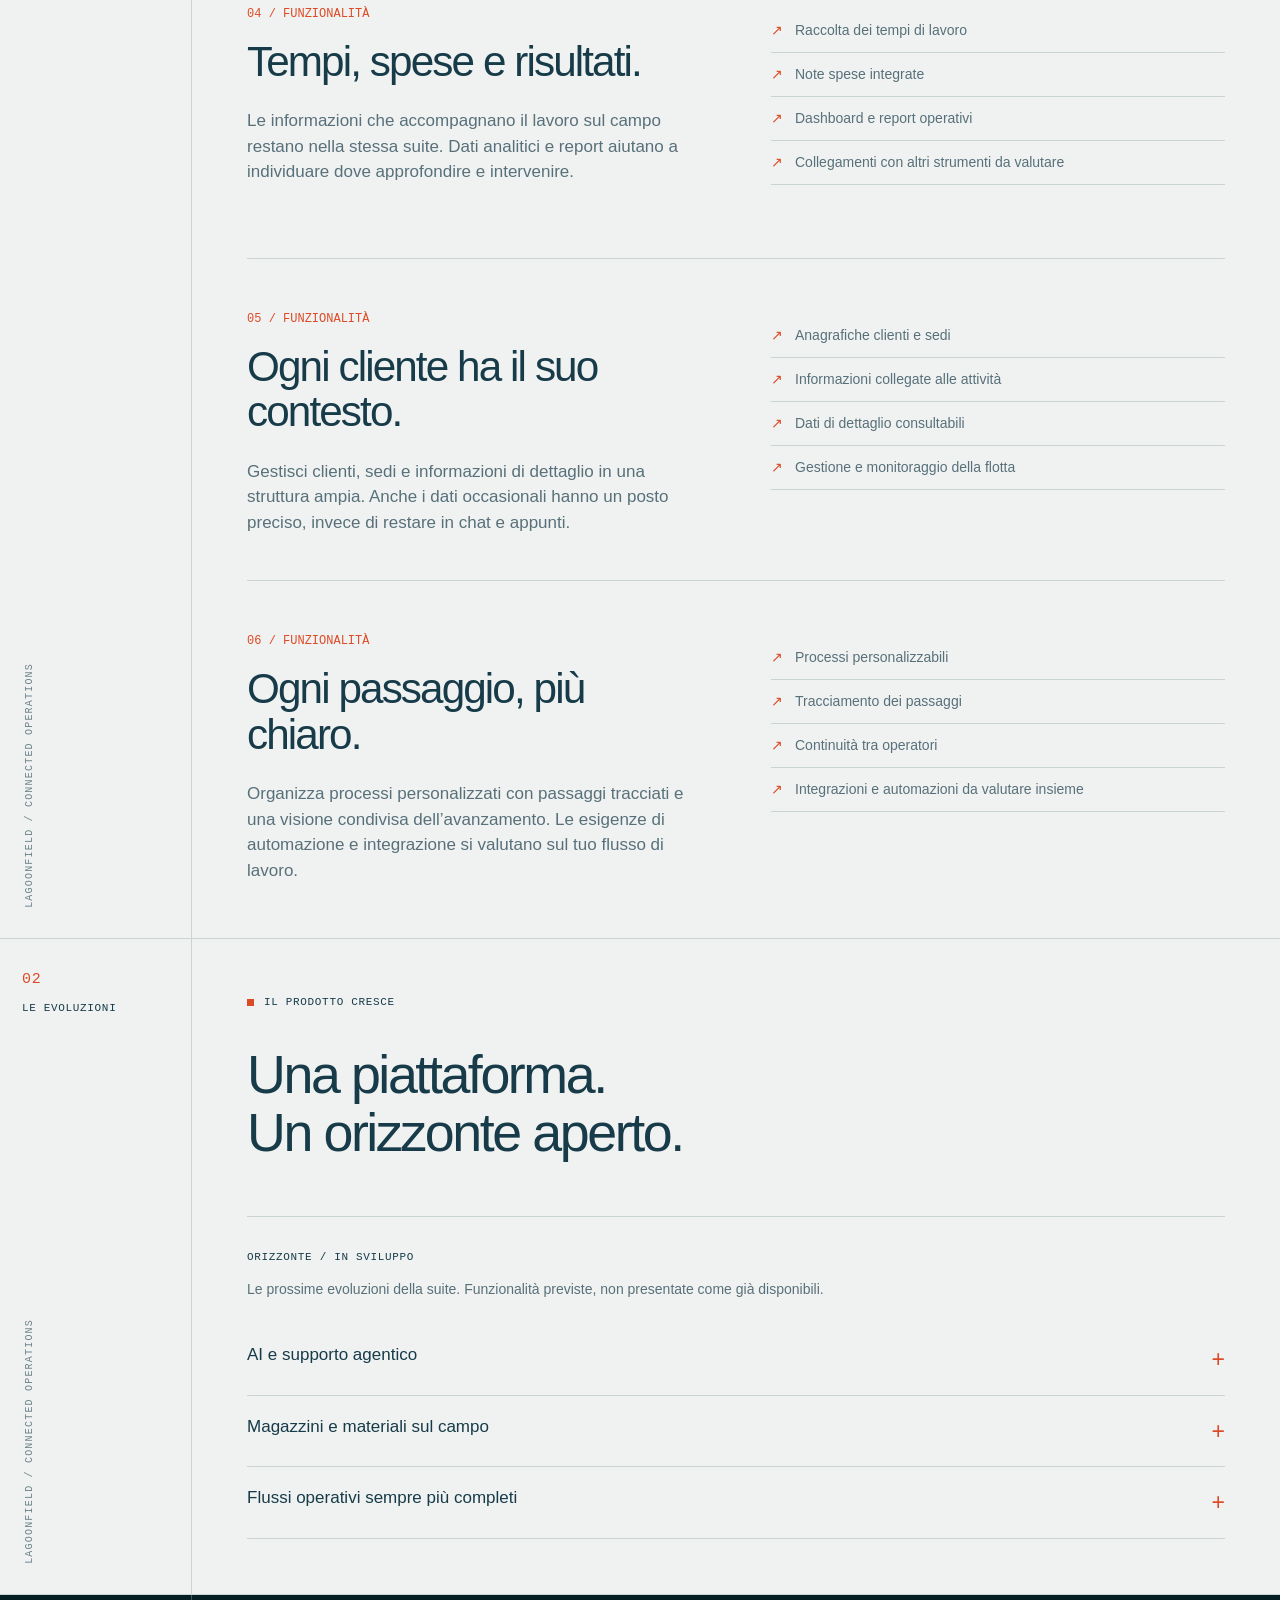
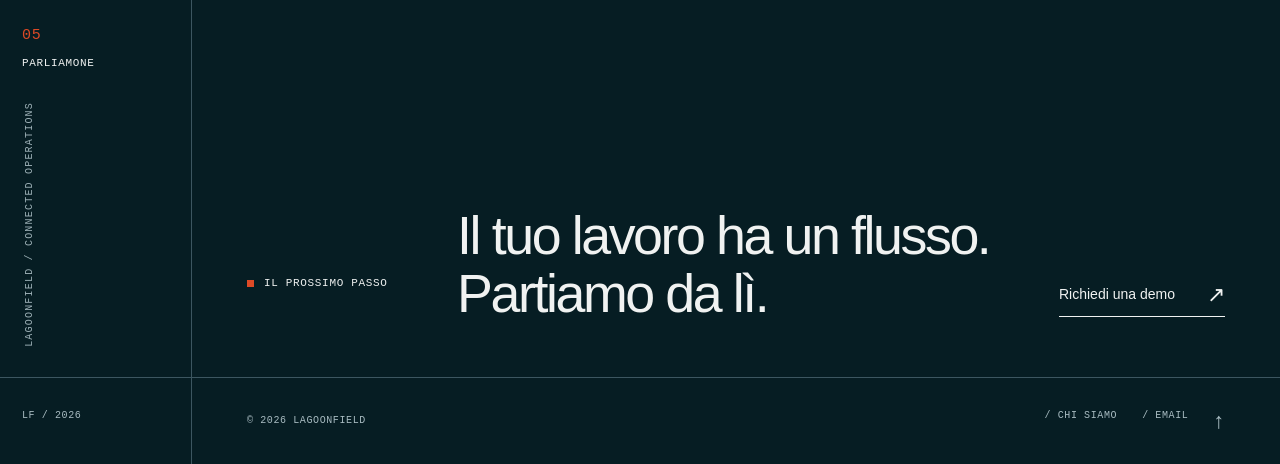
<file: piattaforma.html>
<!doctype html>
<html lang="it">
  <head>
    <meta charset="utf-8">
    <meta name="viewport" content="width=device-width,initial-scale=1">
    <meta name="theme-color" content="#112f3c">
    <title>La piattaforma — LagoonField</title>
    <meta name="description" content="Esplora planner, app mobile, knowledge base, anagrafiche, gestione dei dati riservati e analisi di LagoonField.">
    <meta property="og:title" content="La piattaforma — LagoonField">
    <meta property="og:description" content="Esplora planner, app mobile, knowledge base, anagrafiche, gestione dei dati riservati e analisi di LagoonField.">
    <meta property="og:type" content="website">
    <link rel="icon" href="./assets/favicon.svg" type="image/svg+xml">
    <link rel="stylesheet" href="./styles.css">
    <script src="./app.js" defer></script>
  </head>
  <body>
    <a class="skip" href="#main">Vai al contenuto</a>
    <header class="header" id="top">
      <a class="brand" href="./index.html" aria-label="LagoonField, home"><img src="./assets/Lagoon%20field%20logo.svg" width="1873" height="366" alt="LagoonField"></a>
      <button class="menu-button" aria-expanded="false" aria-controls="navigation"><span class="menu-label">Menu</span><span class="menu-icon" aria-hidden="true"><i></i><i></i></span></button>
      <nav class="nav" id="navigation" aria-label="Navigazione principale">
        <a href="./index.html">Home</a>
        <!-- Pagina temporaneamente nascosta: <a href="./piattaforma.html" aria-current="page">/ Piattaforma</a> -->
        <a href="./index.html#metodo">/ Metodo</a>
        <a href="./chi-siamo.html">/ Chi siamo</a>
        <a class="nav-cta" href="./contatti.html">Richiedi una demo <span class="arrow" aria-hidden="true">↗</span></a>
      </nav>
    </header>
    <main id="main">
      <section class="section dark page-hero">
        <aside class="rail" aria-hidden="true">
          <div><span class="rail-number">00</span>La piattaforma</div>
          <span class="rail-bottom">LagoonField / Connected operations</span>
        </aside>
        <div class="body">
          <div class="eyebrow">LagoonField / La suite</div>
          <h1><span class="subtle">Dall’ufficio al campo.</span><br>Il lavoro segue lo stesso filo.</h1>
          <p>Strumenti collegati per pianificare, condividere informazioni e leggere il lavoro reale. Un ambiente comune per chi coordina e per chi interviene.</p>
        </div>
      </section>
      <section class="section ">
        <aside class="rail" aria-hidden="true">
          <div><span class="rail-number">01</span>Gli strumenti</div>
          <span class="rail-bottom">LagoonField / Connected operations</span>
        </aside>
        <div class="body">
          <article class="feature-row" id="planner">
            <div>
              <span class="feature-index">01 / FUNZIONALITÀ</span>
              <h2>Pianifica, assegna, comunica.</h2>
              <p>Leggi il carico di lavoro, individua sovrapposizioni e aggiorna le attività. App mobile, geolocalizzazione, task e notifiche danno continuità al lavoro sul territorio.</p>
            </div>
            <ul class="list">
              <li>Planner, calendario e assegnazioni</li>
              <li>Task e comunicazioni mirate</li>
              <li>App mobile per tecnici e operatori</li>
              <li>Mappa e distribuzione del lavoro</li>
            </ul>
          </article>
          <article class="feature-row" id="knowledge">
            <div>
              <span class="feature-index">02 / FUNZIONALITÀ</span>
              <h2>L’esperienza diventa condivisa.</h2>
              <p>Una knowledge base proprietaria per trovare la documentazione e mantenere le procedure ordinate. Versioni e varianti aiutano le persone a orientarsi anche quando cambia il contesto.</p>
            </div>
            <ul class="list">
              <li>Documentazione versionata</li>
              <li>Varianti per esigenze diverse</li>
              <li>Contributi e suggerimenti strutturati</li>
              <li>Paragrafi globali riutilizzabili</li>
            </ul>
          </article>
          <article class="feature-row" id="vault">
            <div>
              <span class="feature-index">03 / FUNZIONALITÀ</span>
              <h2>Le informazioni giuste, alle persone giuste.</h2>
              <p>Accessi e visibilità si adattano alle esigenze dell’azienda. Un sistema di segmentazione dettagliato affianca gli strumenti dedicati ai dati riservati.</p>
            </div>
            <ul class="list">
              <li>Permessi e viste personalizzabili</li>
              <li>Password manager criptato</li>
              <li>Contact manager criptato</li>
              <li>Vault per documenti sensibili</li>
            </ul>
          </article>
          <article class="feature-row" id="analytics">
            <div>
              <span class="feature-index">04 / FUNZIONALITÀ</span>
              <h2>Tempi, spese e risultati.</h2>
              <p>Le informazioni che accompagnano il lavoro sul campo restano nella stessa suite. Dati analitici e report aiutano a individuare dove approfondire e intervenire.</p>
            </div>
            <ul class="list">
              <li>Raccolta dei tempi di lavoro</li>
              <li>Note spese integrate</li>
              <li>Dashboard e report operativi</li>
              <li>Collegamenti con altri strumenti da valutare</li>
            </ul>
          </article>
          <article class="feature-row" id="clienti">
            <div>
              <span class="feature-index">05 / FUNZIONALITÀ</span>
              <h2>Ogni cliente ha il suo contesto.</h2>
              <p>Gestisci clienti, sedi e informazioni di dettaglio in una struttura ampia. Anche i dati occasionali hanno un posto preciso, invece di restare in chat e appunti.</p>
            </div>
            <ul class="list">
              <li>Anagrafiche clienti e sedi</li>
              <li>Informazioni collegate alle attività</li>
              <li>Dati di dettaglio consultabili</li>
              <li>Gestione e monitoraggio della flotta</li>
            </ul>
          </article>
          <article class="feature-row" id="flussi">
            <div>
              <span class="feature-index">06 / FUNZIONALITÀ</span>
              <h2>Ogni passaggio, più chiaro.</h2>
              <p>Organizza processi personalizzati con passaggi tracciati e una visione condivisa dell’avanzamento. Le esigenze di automazione e integrazione si valutano sul tuo flusso di lavoro.</p>
            </div>
            <ul class="list">
              <li>Processi personalizzabili</li>
              <li>Tracciamento dei passaggi</li>
              <li>Continuità tra operatori</li>
              <li>Integrazioni e automazioni da valutare insieme</li>
            </ul>
          </article>
        </div>
      </section>
      <section class="section ">
        <aside class="rail" aria-hidden="true">
          <div><span class="rail-number">02</span>Le evoluzioni</div>
          <span class="rail-bottom">LagoonField / Connected operations</span>
        </aside>
        <div class="body">
          <div class="eyebrow">Il prodotto cresce</div>
          <h2>Una piattaforma.<br>Un orizzonte aperto.</h2>
          <div class="roadmap">
            <span class="label">Orizzonte / In sviluppo</span>
            <p>Le prossime evoluzioni della suite. Funzionalità previste, non presentate come già disponibili.</p>
            <details>
              <summary>AI e supporto agentico</summary>
              <p>È previsto un layer AI per consultare le procedure in modo mirato e supportare il lavoro operativo. Disponibilità e modalità saranno definite con l’evoluzione del prodotto.</p>
            </details>
            <details>
              <summary>Magazzini e materiali sul campo</summary>
              <p>La gestione dei magazzini e dei magazzini mobili dei tecnici è in sviluppo, con l’obiettivo di collegare disponibilità dei materiali e operatività.</p>
            </details>
            <details>
              <summary>Flussi operativi sempre più completi</summary>
              <p>Rapportini, ticketing, urgenze, formazione, modelli e statistiche avanzate, certifiche e gestione amministrativa rientrano nelle evoluzioni previste della suite.</p>
            </details>
          </div>
        </div>
      </section>
      <section class="section dark contact-band">
        <aside class="rail" aria-hidden="true">
          <div><span class="rail-number">05</span>Parliamone</div>
          <span class="rail-bottom">LagoonField / Connected operations</span>
        </aside>
        <div class="body">
          <div class="eyebrow">Il prossimo passo</div>
          <h2>Il tuo lavoro ha un flusso.<br>Partiamo da lì.</h2>
          <a class="text-link" href="./contatti.html">Richiedi una demo<span class="arrow" aria-hidden="true">↗</span></a>
        </div>
      </section>
    </main>
    <footer class="footer">
      <div class="footer-rail">LF / 2026</div>
      <div class="footer-body">
        <span>© 2026 LagoonField</span>
        <nav aria-label="Navigazione footer">
          <!-- Pagina temporaneamente nascosta: <a href="./piattaforma.html">/ Piattaforma</a> -->
          <a href="./chi-siamo.html">/ Chi siamo</a>
          <a href="mailto:sales@techlagoon.it">/ Email</a>
          <a class="back-top" href="#top" aria-label="Torna all’inizio">↑</a>
        </nav>
      </div>
    </footer>
  </body>
</html>
</file>
<file: styles.css>
@charset "UTF-8";

/* 01. Colori e misure globali
 * Modifica qui la palette: tutti i componenti usano questi valori.
 * Le sfumature e le trasparenze esistenti sono mantenute intenzionalmente.
 */

:root {
  /* Palette principale */
  --color-text: #173b49;
  --color-surface-dark: #061d23;
  --color-text-muted: #93a9ae;
  --color-surface: #f0f2f1;
  --color-border: #cbd4d5;
  --color-accent: #dd4a26;
  --color-accent-hover: #8e3d2e;
  --color-white: white;
  --color-text-secondary: #58707a;
  --color-text-rail: #6c8288;

  /* Sezioni scure */
  --color-border-dark: #3c5660;
  --color-accent-on-dark: #dd4a26;
  --color-text-muted-on-dark: #9eb1b7;
  --color-text-on-dark: #bdcbd0;
  --color-text-list-on-dark: #b8c9cf;
  --color-text-tab: #a5b8bd;
  --color-tab-indicator: #dd4a26;
  --color-surface-tab-hover: #ffffff08;
  --color-text-footer: #a8bbc1;
  --color-text-page-intro: #afc1c8;
  --color-text-quote: #a6bac2;

  /* Immagine e video della hero */
  --color-surface-hero: #214652;
  --color-hero-overlay-start: rgba(11,36,47,.06);
  --color-hero-overlay-end: rgba(11,36,47,.18);
  --color-hero-line: #dfe6e44d;
  --color-text-hero-caption: #dce6e8;
  --color-text-hero-coordinates: #ecf0f1;
  --color-video-control-border: #dfe6e466;
  --color-video-control-background: #112f3cbb;
  --color-video-control-hover: #112f3ce6;

  /* Anteprime della piattaforma */
  --color-border-screen: #607982;
  --color-shadow-screen: #0003;
  --color-text-demo-caption: #98acb3;
  --color-surface-event: #d6e1e2;
  --color-event-marker: #426e7d;
  --color-surface-event-accent: #e9d7d1;

  /* Sezione connessioni e diagramma */
  --color-border-on-accent: #ffffff30;
  --color-text-connection-number: #f1c0b3;
  --color-text-connection-rail: #e8bab0;
  --color-text-on-connection: #f0d9d3;
  --color-text-network: #f4e3de;
  --color-network-line: #e2a391;
  --color-network-node: #f4d0c5;

  /* Schede persone, modulo e menu mobile */
  --color-text-placeholder: #8a3f30;
  --color-surface-placeholder: #e8d8d3;
  --color-surface-portrait: #dce4e5;
  --color-text-portrait: #7c9ba5;
  --color-border-portrait: #acc0c6;
  --color-border-input: #98adb4;
  --color-shadow-menu: #112f3c22;

  /* Layout: le media query aggiornano queste misure. */
  --rail: 15%;
  --pad: clamp(25px,4.3vw,76px);
}

/* 02. Base, accessibilità e tipografia */

* {
  box-sizing: border-box;
}

html {
  scroll-behavior: smooth;
  scroll-padding-top: 100px;
}

body {
  margin: 0;
  font-family: Arial,Helvetica,sans-serif;
  background: var(--color-surface);
  color: var(--color-text);
  font-size: 17px;
  line-height: 1.5;
}

a {
  color: inherit;
  text-decoration: none;
}

button,
input,
textarea,
select {
  font: inherit;
}

button,
a,
input,
textarea,
select {
  -webkit-tap-highlight-color: transparent;
}

button {
  cursor: pointer;
}

a:focus-visible,
button:focus-visible,
input:focus-visible,
textarea:focus-visible,
select:focus-visible {
  outline: 3px solid var(--color-accent);
  outline-offset: 5px;
}

img,
svg {
  max-width: 100%;
}

button {
  color: inherit;
}

.skip {
  position: fixed;
  top: -80px;
  left: 20px;
  z-index: 100;
  padding: 12px;
  background: var(--color-white);
}

.skip:focus {
  top: 12px;
}

h1,
h2,
h3,
p {
  margin: 0;
}

h1,
h2 {
  font-weight: 400;
  letter-spacing: -.045em;
  line-height: 1.08;
}

h1 {
  font-size: clamp(44px,5.5vw,90px);
}

h2 {
  font-size: clamp(35px,4.2vw,67px);
}

h3 {
  font-size: 23px;
  line-height: 1.2;
  font-weight: 400;
  letter-spacing: -.02em;
}

p {
  max-width: 680px;
}

small,
.micro,
.eyebrow,
.rail,
.nav,
.tab,
.footer,
.label {
  font-family: Consolas,"Courier New",monospace;
  font-size: 11px;
  line-height: 1.5;
  letter-spacing: .06em;
  text-transform: uppercase;
}

.micro {
  color: var(--color-text-muted);
}

.eyebrow {
  display: flex;
  gap: 10px;
  align-items: center;
  margin-bottom: 34px;
}

.eyebrow:before {
  content: "";
  width: 7px;
  height: 7px;
  display: block;
  background: var(--color-accent);
}

/* 03. Header e navigazione */

.header {
  position: sticky;
  top: 0;
  display: grid;
  grid-template-columns: var(--rail) 1fr;
  z-index: 40;
  background: var(--color-surface);
  border-bottom: 1px solid var(--color-border);
  min-height: 82px;
}

.brand {
  padding: 22px;
  display: flex;
  align-items: center;
  justify-content: center;
  border-right: 1px solid var(--color-border);
}

.brand img {
  width: 160px;
  height: auto;
  display: block;
}

.nav {
  display: flex;
  align-items: center;
  gap: clamp(16px,3vw,48px);
  padding-left: var(--pad);
  font-size: 12px;
}

.nav a {
  position: relative;
  white-space: nowrap;
}

.nav a:hover {
  color: var(--color-accent);
}

.nav a[aria-current=page]:before,
.nav a[aria-current=location]:before {
  content: "";
  display: inline-block;
  width: 6px;
  height: 6px;
  background: var(--color-accent);
  margin-right: 7px;
}

.nav .nav-cta {
  margin-left: auto;
  align-self: stretch;
  display: flex;
  align-items: center;
  padding: 0 28px;
  border-left: 1px solid var(--color-border);
  background: var(--color-accent);
  color: var(--color-surface);
  gap: 24px;
  font-size: 16px;

}

/* Mantiene la priorità rispetto a .nav a:hover. */
.nav-cta:hover {
  background: var(--color-accent-hover)!important;
  color: var(--color-white)!important;
}

.menu-button {
  display: none;
}

/* 04. Layout condiviso e sezioni scure */

.section {
  display: grid;
  grid-template-columns: var(--rail) 1fr;
  border-bottom: 1px solid var(--color-border);
}

.rail {
  padding: 30px 22px;
  border-right: 1px solid var(--color-border);
  display: flex;
  flex-direction: column;
  justify-content: space-between;
  gap: 30px;
}

.rail .rail-number {
  font-size: 15px;
  color: var(--color-accent);
  display: block;
  margin-bottom: 8px;
}

.rail-bottom {
  writing-mode: vertical-rl;
  transform: rotate(180deg);
  font-size: 10px;
  color: var(--color-text-rail);
  letter-spacing: .12em;
}

.body {
  padding: var(--pad);
}

.dark {
  background: var(--color-surface-dark);
  color: var(--color-surface);
  border-color: var(--color-border-dark);
}

.dark .rail {
  border-color: var(--color-border-dark);
}

.dark .rail-number {
  color: var(--color-accent-on-dark);
}

.dark .rail-bottom {
  color: var(--color-text-muted-on-dark);
}

.dark .eyebrow:before {
  background: var(--color-accent-on-dark);
}

.dark .body p {
  color: var(--color-text-on-dark);
}

/* 05. Hero, immagine e video */

.hero .body {
  padding-top: 66px;
  padding-bottom: 62px;
}

.hero h1 {
  max-width: 1250px;
}

.hero h1 .subtle {
  color: var(--color-text-muted-on-dark);
}

.hero-topline {
  display: flex;
  justify-content: space-between;
  align-items: center;
}

.hero-topline .micro {
  margin-bottom: 34px;
}

.hero-bottom {
  display: flex;
  justify-content: space-between;
  align-items: flex-end;
  gap: 40px;
  margin-top: 35px;
}

.hero-bottom p {
  font-size: 18px;
  max-width: 480px;
}

.text-link {
  display: inline-flex;
  align-items: center;
  gap: 32px;
  font-size: 14px;
  white-space: nowrap;
  border-bottom: 1px solid currentColor;
  padding-bottom: 10px;
  transition: gap .2s;
}

.text-link:hover {
  gap: 44px;
}

.arrow {
  font-size: 22px;
  line-height: 1;
}

.hero-visual {
  height: clamp(350px,44vw,690px);
  position: relative;
  overflow: hidden;
  background: var(--color-surface-hero);
}

.hero-visual>img {
  width: 100%;
  height: 100%;
  object-fit: cover;
  display: block;
}

.hero-visual:after {
  content: "";
  position: absolute;
  inset: 0;
  background: linear-gradient(180deg,var(--color-hero-overlay-start),var(--color-hero-overlay-end));
}

.visual-line {
  position: absolute;
  top: 0;
  bottom: 0;
  left: var(--rail);
  width: 1px;
  background: var(--color-hero-line);
  z-index: 1;
}

.visual-label {
  position: absolute;
  bottom: 30px;
  left: calc(var(--rail) + var(--pad));
  color: var(--color-white);
  z-index: 2;
}

.visual-label span {
  display: block;
}

.visual-label .micro {
  color: var(--color-text-hero-caption);
  margin-top: 8px;
  font-size: 10px;
}

.visual-coordinates {
  position: absolute;
  right: 30px;
  bottom: 30px;
  z-index: 2;
  color: var(--color-text-hero-coordinates);
  font: 11px Consolas,monospace;
  letter-spacing: .1em;
}

.crosshair {
  position: absolute;
  left: 52%;
  top: 46%;
  color: var(--color-white);
  z-index: 2;
  font-size: 48px;
  font-weight: 200;
  opacity: .6;
}

.hero-visual>.hero-video {
  position: absolute;
  inset: 0;
  width: 100%;
  height: 100%;
  object-fit: cover;
  display: block;
}

.hero-visual>.hero-video[hidden] {
  display: none;
}

.hero-video-toggle {
  position: absolute;
  right: 30px;
  top: 30px;
  z-index: 3;
  border: 1px solid var(--color-video-control-border);
  background: var(--color-video-control-background);
  color: var(--color-surface);
  padding: 10px 15px;
  font: 11px Consolas,monospace;
  letter-spacing: .03em;
  backdrop-filter: blur(6px);
}

.hero-video-toggle:hover {
  background: var(--color-video-control-hover);
}

.hero-video-toggle[hidden] {
  display: none;
}

/* 06. Introduzione e timeline */

.intro {
  display: grid;
  grid-template-columns: 1.25fr 1fr;
  gap: 70px;
  margin-bottom: 60px;
}

.intro p {
  font-size: 19px;
  align-self: end;
  max-width: 500px;
  color: var(--color-text-secondary);
}

.intro h2 {
  max-width: 720px;
}

.timeline {
  border-top: 1px solid var(--color-border);
}

.timeline-row {
  display: grid;
  grid-template-columns: 85px 1fr 1fr;
  gap: 25px;
  align-items: center;
  padding: 23px 0;
  border-bottom: 1px solid var(--color-border);
}

.timeline-row .time {
  font: 14px Consolas,monospace;
  color: var(--color-accent);
}

.timeline-row h3 {
  font-size: 20px;
}

.timeline-row p {
  font-size: 15px;
  color: var(--color-text-secondary);
}

.section-note {
  margin-top: 26px;
  color: var(--color-text-secondary);
  font-size: 15px;
}

/* 07. Piattaforma: tab, contenuti e anteprime */

.suite-heading {
  max-width: 950px;
  margin-bottom: 44px;
}

.tabs {
  display: grid;
  grid-template-columns: repeat(4,1fr);
  border-top: 1px solid var(--color-border-dark);
  border-bottom: 1px solid var(--color-border-dark);
  margin-bottom: 45px;
}

.tab {
  border: 0;
  border-right: 1px solid var(--color-border-dark);
  background: none;
  text-align: left;
  padding: 20px 18px;
  color: var(--color-text-tab);
  font-size: 12px;
}

.tab:first-child {
  padding-left: 0;
}

.tab:last-child {
  border-right: 0;
}

.tab[aria-selected=true] {
  color: var(--color-white);
  box-shadow: inset 0 -3px var(--color-tab-indicator);
}

.tab:hover {
  color: var(--color-white);
  background: var(--color-surface-tab-hover);
}

.tab-panel[hidden] {
  display: none;
}

.product-split {
  display: grid;
  grid-template-columns: 1.55fr 1fr;
  gap: 48px;
  align-items: start;
}

.product-visual {
  margin: 0;
  min-width: 0;
}

.product-caption {
  margin-top: 14px;
  color: var(--color-text-demo-caption);
  font-size: .8125rem;
  line-height: 1.5;
}

.product-image {
  display: block;
  width: 100%;
  height: auto;
  border: 1px solid var(--color-border-screen);
  border-radius: 8px;
  box-shadow: 0 20px 50px var(--color-shadow-screen);
}

.product-copy h3 {
  font-size: 31px;
  margin: 12px 0 20px;
}

.product-copy p {
  font-size: 17px;
  line-height: 1.6;
}

.list {
  padding: 0;
  margin: 25px 0 28px;
  list-style: none;
}

.list li {
  padding: 11px 0;
  border-bottom: 1px solid var(--color-border-dark);
  font-size: 14px;
  color: var(--color-text-list-on-dark);
}

.list li:before {
  content: "↗";
  color: var(--color-accent-on-dark);
  margin-right: 12px;
}

.screen {
  background: var(--color-surface);
  color: var(--color-text);
  border: 1px solid var(--color-border-screen);
  box-shadow: 0 20px 50px var(--color-shadow-screen);
  min-height: 330px;
}

.screen-bar {
  display: flex;
  justify-content: space-between;
  align-items: center;
  border-bottom: 1px solid var(--color-border);
  padding: 14px 18px;
  font: 10px Consolas,monospace;
}

.screen-bar b {
  font: 600 12px Arial,sans-serif;
}

.screen-body {
  padding: 20px;
}

.demo-caption {
  color: var(--color-text-demo-caption);
  font: 10px Consolas,monospace;
  margin-top: 12px;
  text-transform: uppercase;
  letter-spacing: .04em;
}

.calendar {
  display: grid;
  grid-template-columns: 75px 1fr;
  gap: 0;
}

.calendar .hours {
  display: flex;
  justify-content: space-around;
  border-bottom: 1px solid var(--color-border);
  padding: 12px 0;
  font: 10px Consolas,monospace;
}

.calendar .person {
  font-size: 11px;
  display: flex;
  align-items: center;
  height: 66px;
  border-bottom: 1px solid var(--color-border);
}

.calendar .slots {
  display: grid;
  grid-template-columns: repeat(4,1fr);
  align-items: center;
  gap: 5px;
  border-bottom: 1px solid var(--color-border);
  background: repeating-linear-gradient(90deg,transparent 0,transparent calc(25% - 1px),var(--color-border) 25%);
}

.event {
  background: var(--color-surface-event);
  border-left: 2px solid var(--color-event-marker);
  padding: 8px 7px;
  line-height: 1.3;
  font-size: 10px;
}

.event.brick {
  background: var(--color-surface-event-accent);
  border-color: var(--color-accent);
}

.span2 {
  grid-column: span 2;
}

.screen-footer {
  display: flex;
  justify-content: space-between;
  font: 10px Consolas,monospace;
  margin-top: 22px;
}

.status {
  display: inline-flex;
  align-items: center;
  gap: 5px;
}

.status:before {
  content: "";
  width: 5px;
  height: 5px;
  background: var(--color-accent);
}

.knowledge-row {
  padding: 13px 0;
  border-bottom: 1px solid var(--color-border);
  display: flex;
  justify-content: space-between;
  gap: 20px;
  font-size: 12px;
}

.version {
  font: 10px Consolas,monospace;
  background: var(--color-surface-event);
  padding: 3px 7px;
  height: fit-content;
  white-space: nowrap;
}

.screen-body .screen-title {
  font-size: 22px;
  margin: 12px 0;
}

/* Il testo dell’anteprima resta leggibile anche dentro .dark .body. */
.screen-body p {
  font-size: 12px;
  color: var(--color-text-secondary)!important;
  line-height: 1.6;
}

.screen-body .label {
  color: var(--color-text-secondary);
  margin-bottom: 8px;
}

.vault-fields {
  margin-top: 20px;
}

.vault-fields>div {
  display: flex;
  justify-content: space-between;
  padding: 13px 0;
  border-bottom: 1px solid var(--color-border);
  font-size: 12px;
}

.lock {
  font-size: 23px;
}

.chart {
  height: 150px;
  display: flex;
  gap: 15px;
  align-items: end;
  border-bottom: 1px solid var(--color-border);
  padding: 10px 12px 0;
  background: repeating-linear-gradient(0deg,transparent 0,transparent 35px,var(--color-surface-event) 36px);
}

.chart i {
  width: 14%;
  background: var(--color-event-marker);
  display: block;
}

.chart i:nth-child(3n) {
  background: var(--color-accent);
}

.chart-labels {
  display: flex;
  justify-content: space-around;
  font: 9px Consolas,monospace;
  margin: 9px 0;
}

.screen-stats {
  display: flex;
  gap: 30px;
  font: 10px Consolas,monospace;
  margin-top: 18px;
}

.screen-stats b {
  font: 22px Arial,sans-serif;
  display: block;
}

/* 08. Connessioni e diagramma */

.connection {
  background: var(--color-accent);
  color: var(--color-surface);
  border-color: var(--color-border-on-accent);
}

.connection .rail {
  border-color: var(--color-border-on-accent);
}

.connection .rail-number {
  color: var(--color-text-connection-number);
}

.connection .rail-bottom {
  color: var(--color-text-connection-rail);
}

.connection .body {
  display: grid;
  grid-template-columns: 1fr 1fr;
  gap: 60px;
  align-items: center;
}

.connection h2 {
  font-size: clamp(38px,4.4vw,65px);
}

.connection p {
  margin-top: 24px;
  color: var(--color-text-on-connection);
  max-width: 440px;
}

.network {
  width: 100%;
  overflow: visible;
  height: auto;
}

.network text {
  font: 11px Consolas,monospace;
  fill: var(--color-text-network);
}

.network .main-text {
  font: 20px Arial,sans-serif;
  fill: var(--color-white);
}

.network path,
.network line {
  stroke: var(--color-network-line);
  fill: none;
  stroke-width: 1;
}

.network circle {
  fill: var(--color-accent);
  stroke: var(--color-network-line);
}

.network .center {
  fill: var(--color-text);
  stroke: var(--color-network-node);
}

.network .node {
  fill: var(--color-network-node);
  stroke: none;
}

/* 09. Metodo e roadmap */

.method-grid {
  display: grid;
  grid-template-columns: 1fr 1fr;
  gap: 70px;
}

.big-stat {
  font-size: 130px;
  line-height: 1;
  letter-spacing: -.07em;
  color: var(--color-accent);
  margin-top: 40px;
}

.stat-label {
  font-size: 20px;
  max-width: 300px;
  margin: 12px 0 40px;
}

.method-copy {
  align-self: end;
}

.method-copy p {
  color: var(--color-text-secondary);
  margin: 20px 0 32px;
}

.steps {
  display: flex;
  justify-content: space-between;
  position: relative;
  gap: 15px;
  margin-bottom: 20px;
  font: 10px Consolas,monospace;
  text-transform: uppercase;
}

.steps:before {
  content: "";
  position: absolute;
  top: 4px;
  left: 0;
  right: 0;
  height: 1px;
  background: var(--color-border);
}

.steps span {
  position: relative;
  padding-top: 18px;
}

.steps span:before {
  position: absolute;
  left: 0;
  top: 0;
  content: "";
  width: 8px;
  height: 8px;
  background: var(--color-accent);
  border-radius: 50%;
}

.roadmap {
  margin-top: 55px;
  border-top: 1px solid var(--color-border);
  padding-top: 25px;
}

.roadmap>p {
  font-size: 14px;
  color: var(--color-text-secondary);
  margin: 12px 0 24px;
}

.roadmap summary {
  padding: 18px 0;
  cursor: pointer;
  display: flex;
  justify-content: space-between;
  list-style: none;
  font-size: 17px;
  gap: 25px;
}

.roadmap summary::-webkit-details-marker {
  display: none;
}

.roadmap summary:after {
  content: "+";
  font-size: 23px;
  color: var(--color-accent);
}

.roadmap details[open] summary:after {
  content: "−";
}

.roadmap details {
  border-bottom: 1px solid var(--color-border);
}

.roadmap details p {
  font-size: 15px;
  color: var(--color-text-secondary);
  padding: 0 40px 24px 0;
  max-width: 780px;
}

/* Orizzonte: un blocco dedicato, distinto dagli accordion delle FAQ. */
.horizon {
  position: relative;
  isolation: isolate;
  padding: clamp(24px,3.2vw,48px);
  margin-top: 64px;
  background: var(--color-surface);
  color: var(--color-text);
  border: 1px solid var(--color-border);
  border-top: 3px solid var(--color-accent);
}

.horizon:before {
  content: "";
  position: absolute;
  inset: 0;
  z-index: -1;
  pointer-events: none;
  background: repeating-radial-gradient(ellipse at 110% -20%,transparent 0,transparent 27px,var(--color-border) 28px,transparent 29px,transparent 48px);
  opacity: .45;
}

.horizon-intro {
  max-width: 660px;
  margin-bottom: 32px;
}

.horizon .eyebrow {
  color: var(--color-text-secondary);
  margin-bottom: 22px;
}

.horizon-intro h3 {
  font-size: clamp(30px,3.4vw,48px);
  line-height: 1.1;
  letter-spacing: -.04em;
}

.horizon-intro p {
  color: var(--color-text-secondary);
  font-size: 1rem;
  margin-top: 20px;
  max-width: 520px;
}

.horizon-status {
  display: inline-block;
  margin-top: 20px;
  font: .6875rem/1.6 Consolas,"Courier New",monospace;
  letter-spacing: .04em;
  text-transform: uppercase;
  color: var(--color-text-secondary);
}

.horizon-grid {
  display: grid;
  grid-template-columns: repeat(2,minmax(0,1fr));
  gap: 16px;
  align-items: start;
}

.horizon details {
  border: 1px solid var(--color-border);
  background: var(--color-white);
}

.horizon details:hover,
.horizon details[open] {
  border-color: var(--color-accent);
}

.horizon summary {
  padding: 24px 20px;
  gap: 14px;
  align-items: start;
  min-height: 152px;
}

.horizon summary:after {
  flex: 0 0 auto;
  line-height: 1;
  margin-left: auto;
}

.horizon-number {
  font: .75rem/1.7 Consolas,"Courier New",monospace;
  color: var(--color-text-secondary);
  border-top: 2px solid var(--color-accent);
  padding-top: 4px;
}

.horizon-copy {
  min-width: 0;
}

.horizon-title {
  display: block;
  font-size: 1.25rem;
  line-height: 1.25;
  letter-spacing: -.02em;
}

.horizon-teaser {
  display: block;
  margin-top: 10px;
  font-size: .875rem;
  line-height: 1.5;
  color: var(--color-text-secondary);
}

.horizon details p {
  padding: 0 20px 24px;
  color: var(--color-text-secondary);
  font-size: .9375rem;
}

@media (max-width: 760px) {
  .horizon-grid {
    grid-template-columns: 1fr;
  }

  .horizon summary {
    min-height: 0;
    padding: 22px 16px;
    gap: 12px;
  }

  .horizon-title {
    font-size: 1.125rem;
  }

  .horizon details p {
    padding: 0 16px 22px;
  }
}

/* 10. Invito al contatto e footer */

.contact-band .body {
  display: flex;
  align-items: end;
  justify-content: space-between;
  gap: 45px;
}

.contact-band h2 {
  max-width: 700px;
}

.contact-band .text-link {
  margin-bottom: 5px;
}

.contact-band .eyebrow {
  margin-bottom: 30px;
}

.footer {
  display: grid;
  grid-template-columns: var(--rail) 1fr;
  font-size: 10px;
  background: var(--color-surface-dark);
  color: var(--color-text-footer);
}

.footer-rail {
  border-right: 1px solid var(--color-border-dark);
  padding: 30px 22px;
}

.footer-body {
  display: flex;
  justify-content: space-between;
  gap: 25px;
  padding: 30px var(--pad);
  align-items: center;
}

.footer nav {
  display: flex;
  gap: 25px;
  flex-wrap: wrap;
}

.footer a:hover {
  color: var(--color-white);
}

.back-top {
  font: 22px Arial,sans-serif;
}

/* 11. Pagine interne e funzionalità */

.page-hero .body {
  padding-top: 72px;
  padding-bottom: 70px;
}

.page-hero h1 {
  max-width: 1000px;
}

.page-hero p {
  font-size: 21px;
  color: var(--color-text-page-intro);
  margin-top: 30px;
  max-width: 660px;
}

.feature-row {
  display: grid;
  grid-template-columns: 1fr 1fr;
  gap: 70px;
  padding: 45px 0;
  border-bottom: 1px solid var(--color-border);
}

.feature-row:first-child {
  padding-top: 0;
}

.feature-row:last-child {
  border-bottom: 0;
  padding-bottom: 0;
}

.feature-row h2 {
  font-size: clamp(32px,3.3vw,49px);
  margin: 14px 0 24px;
}

.feature-row p {
  color: var(--color-text-secondary);
  max-width: 540px;
}

.feature-row .list {
  margin-top: 10px;
}

.feature-row .list li {
  border-color: var(--color-border);
  color: var(--color-text-secondary);
}

.feature-row .list li:before {
  color: var(--color-accent);
}

.feature-index {
  font: 12px Consolas,monospace;
  color: var(--color-accent);
}

.quote {
  font-size: clamp(32px,3.8vw,57px);
  line-height: 1.14;
  letter-spacing: -.04em;
  max-width: 900px;
}

.quote cite {
  display: block;
  font: 11px Consolas,monospace;
  text-transform: uppercase;
  letter-spacing: .06em;
  margin-top: 30px;
  color: var(--color-text-quote);
}

/* 12. Chi siamo e schede persone */

.about-logo {
  width: 260px;
  margin-bottom: 50px;
}

.placeholder-tag {
  display: inline-block;
  font: 10px Consolas,monospace;
  color: var(--color-text-placeholder);
  background: var(--color-surface-placeholder);
  padding: 7px 10px;
  margin-bottom: 22px;
  letter-spacing: .04em;
  text-transform: uppercase;
}

.about-intro {
  display: grid;
  gap: 30px;
}

.about-intro p {
  font-size: 18px;
  line-height: 1.6;
  color: var(--color-text-secondary);
}

.about-intro h2 {
  font-size: clamp(33px,3.7vw,55px);
}

.people {
  display: grid;
  grid-template-columns: repeat(2,minmax(0,1fr));
  gap: 45px;
  margin-top: 60px;
}

.person-card {
  border-top: 1px solid var(--color-border);
  padding-top: 24px;
}

.person-portrait,
.person-card .initial {
  width: 304px;
  max-width: 100%;
  height: 240px;
  background: var(--color-surface-portrait);
  position: relative;
  overflow: hidden;
  display: flex;
  align-items: end;
  padding: 20px;
  font: 60px Arial,sans-serif;
  letter-spacing: -.08em;
  color: var(--color-text-portrait);
}

.person-card .person-portrait {
  padding: 0;
}

.person-portrait img {
  display: block;
  flex: 0 0 auto;
  width: 240px;
  max-width: calc(100% - 32px);
  height: auto;
  aspect-ratio: 1;
  object-fit: contain;
}

.portrait-contours {
  position: absolute;
  right: -8%;
  top: 0;
  height: 100%;
  width: 60%;
  stroke: var(--color-text-portrait);
  stroke-width: 1;
  opacity: .65;
  pointer-events: none;
}

.portrait-marker {
  position: absolute;
  right: 7%;
  bottom: 8%;
  font: 28px Consolas,monospace;
  color: var(--color-accent);
}

.person-card .initial {
  isolation: isolate;
}

.person-card .initial:after {
  z-index: -1;
  content: "";
  position: absolute;
  width: 250px;
  height: 250px;
  border: 1px solid var(--color-border-portrait);
  border-radius: 50%;
  top: -150px;
  right: 10%;
  box-shadow: 0 0 0 18px var(--color-surface-portrait),0 0 0 19px var(--color-border-portrait),0 0 0 38px var(--color-surface-portrait),0 0 0 39px var(--color-border-portrait),0 0 0 58px var(--color-surface-portrait),0 0 0 59px var(--color-border-portrait);
}

.person-card h3 {
  margin-top: 22px;
  font-size: 26px;
}

.person-card .label {
  color: var(--color-accent);
  margin-top: 9px;
}

.about-image {
  height: 370px;
  object-fit: cover;
  width: 100%;
  display: block;
}

/* 13. Contatti, modulo e FAQ */

.contact-layout {
  display: grid;
  grid-template-columns: .9fr 1.1fr;
  gap: 70px;
}

.contact-layout h2 {
  font-size: 42px;
}

.contact-layout p {
  margin: 24px 0;
  color: var(--color-text-secondary);
}

.email-link {
  display: inline-block;
  font-size: clamp(19px,2.6vw,33px);
  letter-spacing: -.035em;
  border-bottom: 1px solid var(--color-text);
  padding-bottom: 5px;
  margin-top: 12px;
}

.form {
  display: grid;
  grid-template-columns: 1fr 1fr;
  gap: 25px;
}

.form label {
  display: block;
  font: 11px Consolas,monospace;
  text-transform: uppercase;
  letter-spacing: .04em;
}

.form input,
.form textarea {
  display: block;
  width: 100%;
  border: 0;
  border-bottom: 1px solid var(--color-border-input);
  border-radius: 0;
  background: none;
  padding: 12px 0;
  font-size: 17px;
  color: var(--color-text);
  resize: vertical;
  min-width: 0;
}

.form textarea {
  min-height: 110px;
}

.form input:focus,
.form textarea:focus {
  outline: none;
  border-color: var(--color-accent);
}

.form label:focus-within {
  color: var(--color-accent);
}

.full {
  grid-column: 1/-1;
}

.form button {
  border: 0;
  background: var(--color-accent);
  color: var(--color-white);
  padding: 16px 20px;
  text-align: left;
  display: flex;
  justify-content: space-between;
  gap: 25px;
}

.form .form-note {
  font-size: 12px;
  margin: 0;
  color: var(--color-text-secondary);
}

.form-status {
  font-size: 14px;
  line-height: 1.6;
  border-left: 2px solid var(--color-accent);
  padding-left: 14px;
}

.prepared-mail {
  border: 1px solid var(--color-border);
  padding: 18px;
  grid-column: 1/-1;
}

.prepared-mail[hidden] {
  display: none;
}

.prepared-mail p {
  font-size: 14px;
  margin: 0 0 16px;
}

.prepared-mail a {
  border-bottom: 1px solid currentColor;
  padding-bottom: 3px;
  font-size: 14px;
}

.faq h2 {
  margin-bottom: 35px;
}

.faq .roadmap {
  margin: 0;
  padding: 0;
}

.faq details p {
  color: var(--color-text-secondary);
}

/* 14. Responsive: schermi ampi */

@media (min-width: 1600px) {
  :root {
    --rail: 16%;
  }

  .body {
    padding-top: 90px;
    padding-bottom: 90px;
  }

  .hero .body {
    padding-top: 80px;
    padding-bottom: 75px;
  }
}

/* 15. Responsive: tablet e desktop compatti */

@media (max-width: 1050px) {
  :root {
    --rail: 11%;
    --pad: 35px;
  }

  .brand {
    padding: 18px 12px;
  }

  .brand img {
    min-width: 85px;
  }

  .nav {
    gap: 22px;
  }

  .nav .nav-cta {
    padding: 0 20px;
    gap: 15px;
  }

  .rail {
    padding: 26px 15px;
    font-size: 10px;
  }

  .intro {
    gap: 35px;
  }

  .product-split {
    grid-template-columns: 1.25fr 1fr;
    gap: 28px;
  }

  .screen-body {
    padding: 15px;
  }

  .product-copy h3 {
    font-size: 26px;
  }

  .connection .body {
    gap: 25px;
  }

  .method-grid,
  .about-intro,
  .contact-layout {
    gap: 40px;
  }

  .feature-row {
    gap: 40px;
  }

  .hero-bottom p {
    font-size: 17px;
  }

  .footer-body {
    padding: 28px 30px;
  }
}

/* 16. Responsive: mobile */

@media (max-width: 760px) {
  :root {
    --rail: 0%;
    --pad: 24px;
  }

  .header {
    display: flex;
    align-items: center;
    justify-content: space-between;
    min-height: 72px;
  }

  .brand {
    padding: 22px 24px;
    border: 0;
  }

  .brand img {
    width: 145px;
  }

  .menu-button {
    display: flex;
    align-items: center;
    gap: 12px;
    margin-right: 24px;
    background: none;
    border: 0;
    font: 11px Consolas,monospace;
    text-transform: uppercase;
    padding: 10px 0;
  }

  .menu-icon {
    width: 20px;
    display: grid;
    gap: 5px;
  }

  .menu-icon i {
    height: 1px;
    background: var(--color-text);
  }

  .nav {
    display: none;
    position: absolute;
    top: 71px;
    left: 0;
    right: 0;
    background: var(--color-surface);
    padding: 20px 24px 25px;
    flex-direction: column;
    align-items: stretch;
    gap: 0;
    box-shadow: 0 12px 20px var(--color-shadow-menu);
    border-bottom: 1px solid var(--color-border);
    font-size: 13px;
  }

  .nav.open {
    display: flex;
  }

  .nav a {
    padding: 14px 0;
    border-bottom: 1px solid var(--color-border);
  }

  .nav .nav-cta {
    margin: 20px 0 0;
    border: 0;
    padding: 15px 20px;
    justify-content: space-between;
  }

  .section {
    display: block;
  }

  .rail {
    display: none;
  }

  .body {
    padding: 48px 24px;
  }

  .hero .body {
    padding-top: 40px;
    padding-bottom: 38px;
  }

  .hero h1 {
    font-size: clamp(42px,8vw,60px);
    letter-spacing: -.055em;
  }

  .hero-topline .micro {
    display: none;
  }

  .eyebrow {
    font-size: 10px;
    margin-bottom: 28px;
  }

  .hero-bottom {
    margin-top: 25px;
    display: block;
  }

  .hero-bottom p {
    font-size: 16px;
    max-width: 400px;
  }

  .hero-bottom .text-link {
    margin-top: 28px;
  }

  .hero-visual {
    height: 340px;
  }

  .hero-visual>img {
    object-position: 58% center;
  }

  .visual-label {
    left: 24px;
    bottom: 24px;
  }

  .visual-coordinates {
    right: 24px;
    bottom: 24px;
    font-size: 9px;
  }

  .visual-line {
    display: none;
  }

  .visual-label .micro {
    max-width: 160px;
    font-size: 9px;
  }

  .crosshair {
    font-size: 32px;
  }

  .intro {
    display: block;
    margin-bottom: 35px;
  }

  .intro p {
    font-size: 17px;
    margin-top: 24px;
  }

  h2 {
    font-size: 38px;
  }

  .timeline-row {
    grid-template-columns: 55px 1fr;
    gap: 12px;
    padding: 21px 0;
  }

  .timeline-row h3 {
    font-size: 19px;
  }

  .timeline-row p {
    grid-column: 2;
    font-size: 14px;
  }

  .timeline-row .time {
    font-size: 12px;
    align-self: start;
    padding-top: 3px;
  }

  .tabs {
    margin-bottom: 30px;
  }

  .tab {
    font-size: 10px;
    padding: 17px 8px;
    text-align: center;
  }

  .tab:first-child {
    padding-left: 8px;
  }

  .product-split {
    display: flex;
    flex-direction: column;
    gap: 30px;
  }

  .product-visual {
    width: 100%;
  }

  .screen {
    min-height: 300px;
  }

  .calendar {
    grid-template-columns: 60px 1fr;
  }

  .calendar .person {
    font-size: 10px;
    height: 61px;
  }

  .event {
    font-size: 9px;
    padding: 7px 4px;
  }

  .product-copy h3 {
    font-size: 30px;
  }

  .product-copy p {
    font-size: 16px;
  }

  .connection .body {
    display: block;
  }

  .connection h2 {
    font-size: 42px;
  }

  .connection p {
    font-size: 16px;
  }

  .network {
    margin-top: 40px;
    max-height: 340px;
  }

  .method-grid {
    display: block;
  }

  .big-stat {
    font-size: 105px;
    margin-top: 32px;
  }

  .stat-label {
    font-size: 18px;
    margin-bottom: 30px;
  }

  .method-copy {
    margin-top: 35px;
  }

  .method-copy h3 {
    font-size: 27px;
  }

  .method-copy p {
    font-size: 16px;
  }

  .roadmap {
    margin-top: 35px;
  }

  .contact-band .body {
    display: block;
  }

  .contact-band .text-link {
    margin-top: 32px;
  }

  .contact-band h2 {
    font-size: 40px;
  }

  .footer {
    display: block;
  }

  .footer-rail {
    display: none;
  }

  .footer-body {
    display: block;
    padding: 30px 24px;
  }

  .footer nav {
    margin-top: 24px;
    gap: 20px;
  }

  .back-top {
    margin-left: auto;
  }

  .page-hero .body {
    padding-top: 46px;
    padding-bottom: 48px;
  }

  .page-hero h1 {
    font-size: 45px;
  }

  .page-hero p {
    font-size: 17px;
  }

  .feature-row {
    display: block;
    padding: 32px 0;
  }

  .feature-row h2 {
    font-size: 32px;
  }

  .feature-row .list {
    margin-top: 25px;
  }

  .feature-row p {
    font-size: 16px;
  }

  .about-intro {
    display: block;
  }

  .about-intro p {
    font-size: 18px;
    margin-top: 25px;
  }

  .about-logo {
    width: 220px;
    margin-bottom: 32px;
  }

  .people {
    grid-template-columns: minmax(0,1fr);
    gap: 22px;
    margin-top: 40px;
  }

  .person-portrait,
  .person-card .initial {
    font-size: 42px;
    padding: 15px;
  }

  .person-card h3 {
    font-size: 22px;
  }

  .person-card .label {
    font-size: 10px;
  }

  .about-image {
    height: 280px;
  }

  .contact-layout {
    display: block;
  }

  .contact-layout h2 {
    font-size: 35px;
  }

  .form {
    margin-top: 42px;
    gap: 24px;
  }

  .form .mobile-full {
    grid-column: 1/-1;
  }

  .email-link {
    font-size: 25px;
  }

  .form-status {
    font-size: 13px;
  }

  .footer-body>span {
    display: block;
  }

  .quote {
    font-size: 34px;
  }

  .suite-heading {
    margin-bottom: 30px;
  }

  .hero-visual>.hero-video {
    object-position: 58% center;
  }

  .hero-video-toggle {
    right: 24px;
    top: 24px;
    padding: 10px 12px;
  }
}

/* 17. Accessibilità: movimento ridotto */

@media (prefers-reduced-motion: reduce) {
  html {
    scroll-behavior: auto;
  }

  * {
    transition: none!important;
    animation: none!important;
  }
}
</file>
